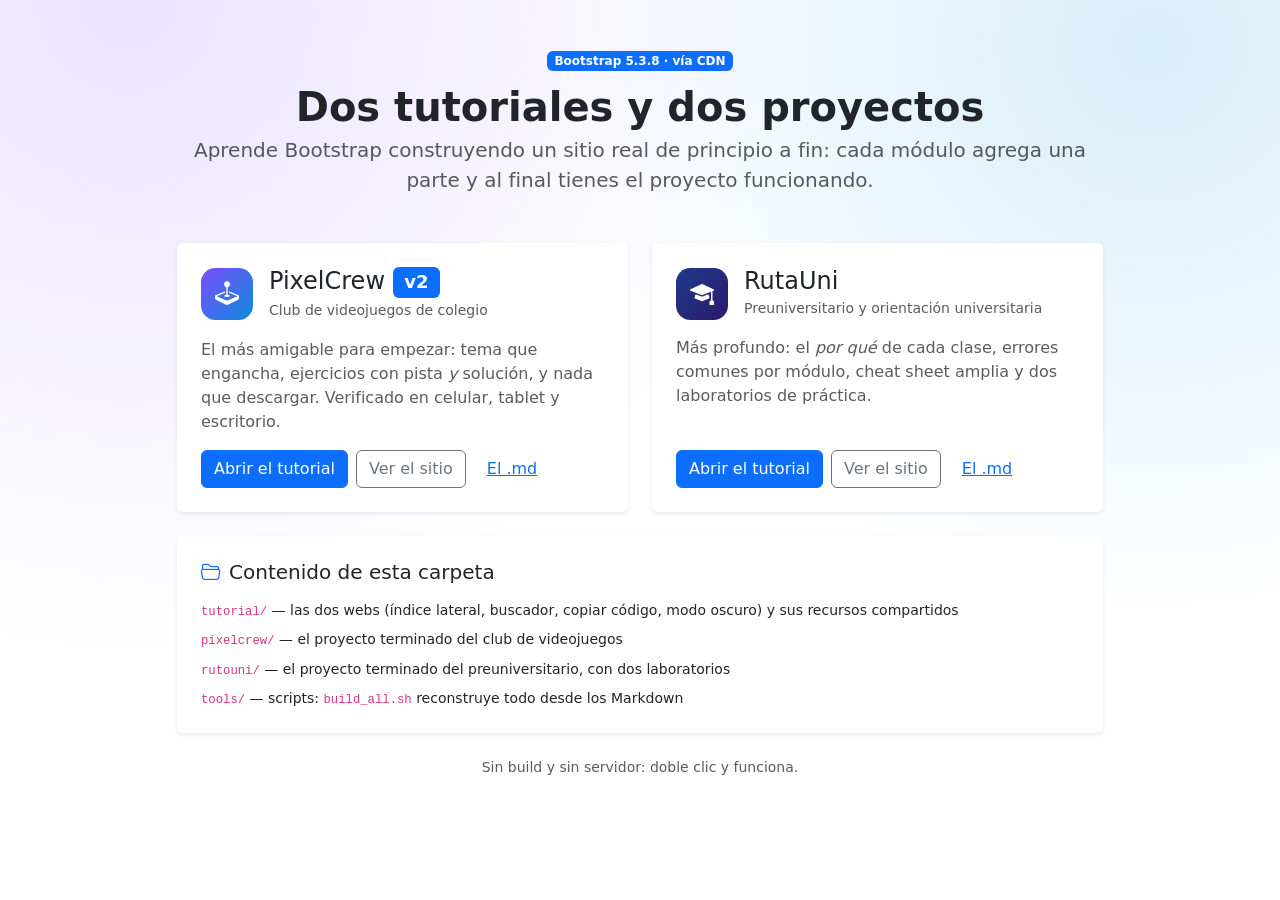
<file: index.html>
<!DOCTYPE html>
<html lang="es" data-bs-theme="light">
<head>
<meta charset="UTF-8">
<meta name="viewport" content="width=device-width, initial-scale=1">
<title>Bootstrap 5.3.8 · tutoriales y proyectos</title>
<meta name="description" content="Dos tutoriales en español de Bootstrap 5.3.8 con sus proyectos completos: PixelCrew (club de videojuegos) y RutaUni (preuniversitario).">
<meta name="theme-color" content="#7c4dff">
<link rel="icon" href="data:image/svg+xml,<svg xmlns=%22http://www.w3.org/2000/svg%22 viewBox=%220 0 100 100%22><text y=%22.9em%22 font-size=%2290%22>&#128640;</text></svg>">

<link rel="stylesheet" href="https://cdn.jsdelivr.net/npm/bootstrap@5.3.8/dist/css/bootstrap.min.css">
<link rel="stylesheet" href="https://cdn.jsdelivr.net/npm/bootstrap-icons@1.11.3/font/bootstrap-icons.min.css">
<style>
    body {
        background:
            radial-gradient(circle at 10% 0%, rgba(124, 77, 255, .16), transparent 45%),
            radial-gradient(circle at 90% 5%, rgba(13, 139, 217, .16), transparent 40%),
            var(--bs-body-bg);
        min-height: 100vh;
    }

    .tarjeta {
        height: 100%;
        transition: transform .2s ease, box-shadow .2s ease, border-color .2s ease;
    }

    .tarjeta:hover,
    .tarjeta:focus-within {
        transform: translateY(-4px);
        box-shadow: 0 1.25rem 2.5rem rgba(0, 0, 0, .14);
    }

    .insignia {
        display: grid;
        place-items: center;
        width: 3.25rem;
        height: 3.25rem;
        border-radius: .9rem;
        font-size: 1.5rem;
        color: #fff;
    }

    .recomendado { border: 2px solid var(--bs-primary); }
    code.ruta { font-size: .8rem; }
</style>
</head>
<body>

<main class="container py-5">

    <div class="row justify-content-center">
        <div class="col-12 col-lg-10">

            <header class="text-center mb-5">
                <span class="badge text-bg-primary mb-3">Bootstrap 5.3.8 · vía CDN</span>
                <h1 class="display-6 fw-bold lh-1">Dos tutoriales y dos proyectos</h1>
                <p class="lead text-body-secondary mb-0">
                    Aprende Bootstrap construyendo un sitio real de principio a fin:
                    cada módulo agrega una parte y al final tienes el proyecto funcionando.
                </p>
            </header>

            <div class="row g-4">

                <div class="col-12 col-lg-6 d-flex">
                    <article class="card tarjeta shadow-sm border-0 recomendado">
                        <div class="card-body p-4 d-flex flex-column">
                            <div class="d-flex align-items-center gap-3 mb-3">
                                <span class="insignia" style="background:linear-gradient(135deg,#7c4dff,#0d8bd9)">
                                    <i class="bi bi-joystick"></i>
                                </span>
                                <div>
                                    <h2 class="h4 mb-0">PixelCrew <span class="badge text-bg-primary align-middle">v2</span></h2>
                                    <small class="text-body-secondary">Club de videojuegos de colegio</small>
                                </div>
                            </div>
                            <p class="text-body-secondary flex-grow-1">
                                El más amigable para empezar: tema que engancha, ejercicios con
                                pista <em>y</em> solución, y nada que descargar. Verificado en
                                celular, tablet y escritorio.
                            </p>
                            <div class="d-flex flex-wrap gap-2 mt-auto">
                                <a href="tutorial/pixelcrew/index.html" class="btn btn-primary">
                                    Abrir el tutorial
                                </a>
                                <a href="pixelcrew/index.html" class="btn btn-outline-secondary">Ver el sitio</a>
                                <a href="tutorial-bootstrap-5.3.8-pixelcrew-v2.md" class="btn btn-link">El .md</a>
                            </div>
                        </div>
                    </article>
                </div>

                <div class="col-12 col-lg-6 d-flex">
                    <article class="card tarjeta shadow-sm border-0">
                        <div class="card-body p-4 d-flex flex-column">
                            <div class="d-flex align-items-center gap-3 mb-3">
                                <span class="insignia" style="background:linear-gradient(135deg,#1f3a8a,#2b1a6b)">
                                    <i class="bi bi-mortarboard-fill"></i>
                                </span>
                                <div>
                                    <h2 class="h4 mb-0">RutaUni</h2>
                                    <small class="text-body-secondary">Preuniversitario y orientación universitaria</small>
                                </div>
                            </div>
                            <p class="text-body-secondary flex-grow-1">
                                Más profundo: el <em>por qué</em> de cada clase, errores comunes por
                                módulo, cheat sheet amplia y dos laboratorios de práctica.
                            </p>
                            <div class="d-flex flex-wrap gap-2 mt-auto">
                                <a href="tutorial/rutauni/index.html" class="btn btn-primary">
                                    Abrir el tutorial
                                </a>
                                <a href="rutouni/index.html" class="btn btn-outline-secondary">Ver el sitio</a>
                                <a href="BOOTSTRAP-5.3.8-TUTORIAL.md" class="btn btn-link">El .md</a>
                            </div>
                        </div>
                    </article>
                </div>

            </div>

            <div class="card shadow-sm border-0 mt-4">
                <div class="card-body p-4">
                    <h2 class="h5 mb-3"><i class="bi bi-folder2-open me-2 text-primary"></i>Contenido de esta carpeta</h2>
                    <ul class="list-unstyled d-grid gap-2 mb-0 small">
                        <li><code>tutorial/</code> — las dos webs (índice lateral, buscador, copiar código, modo oscuro) y sus recursos compartidos</li>
                        <li><code>pixelcrew/</code> — el proyecto terminado del club de videojuegos</li>
                        <li><code>rutouni/</code> — el proyecto terminado del preuniversitario, con dos laboratorios</li>
                        <li><code>tools/</code> — scripts: <code>build_all.sh</code> reconstruye todo desde los Markdown</li>
                    </ul>
                </div>
            </div>

            <p class="text-center text-body-secondary small mt-4 mb-0">
                Sin build y sin servidor: doble clic y funciona.
            </p>

        </div>
    </div>

</main>

</body>
</html>
</file>
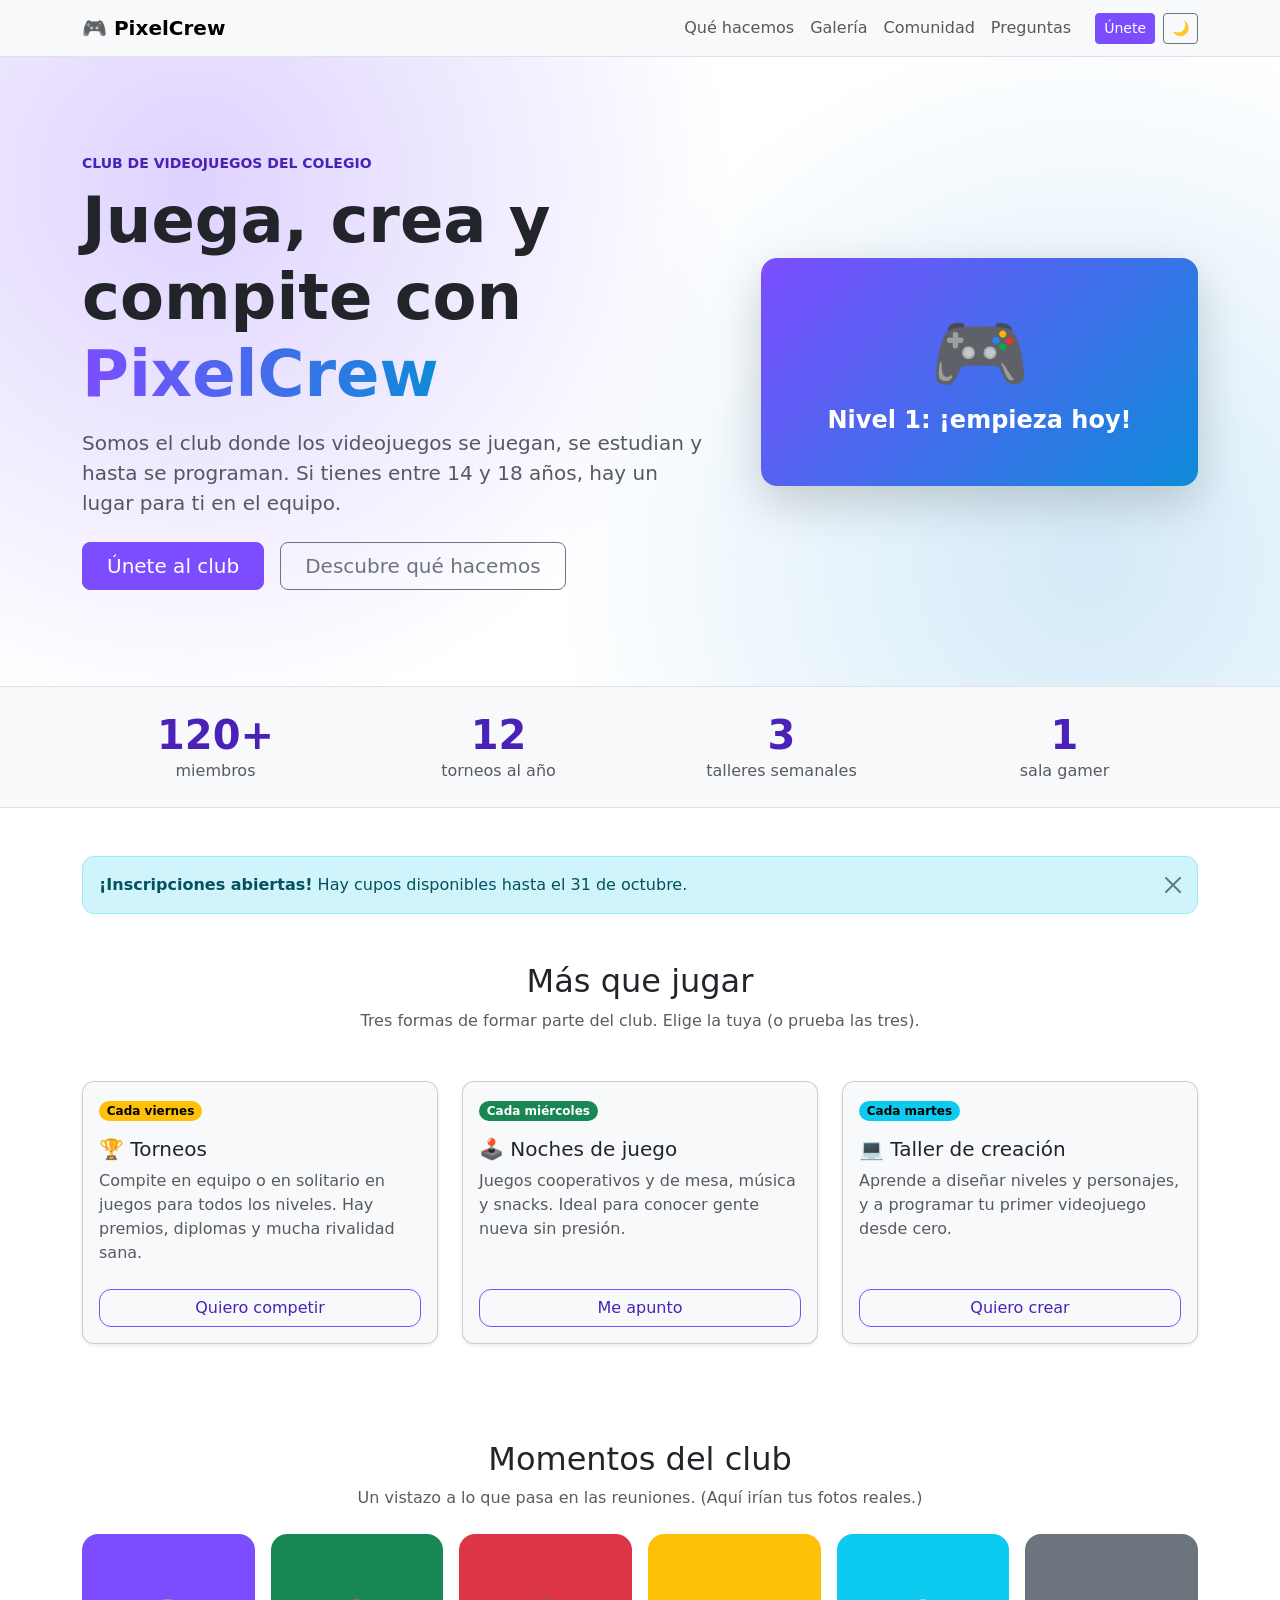
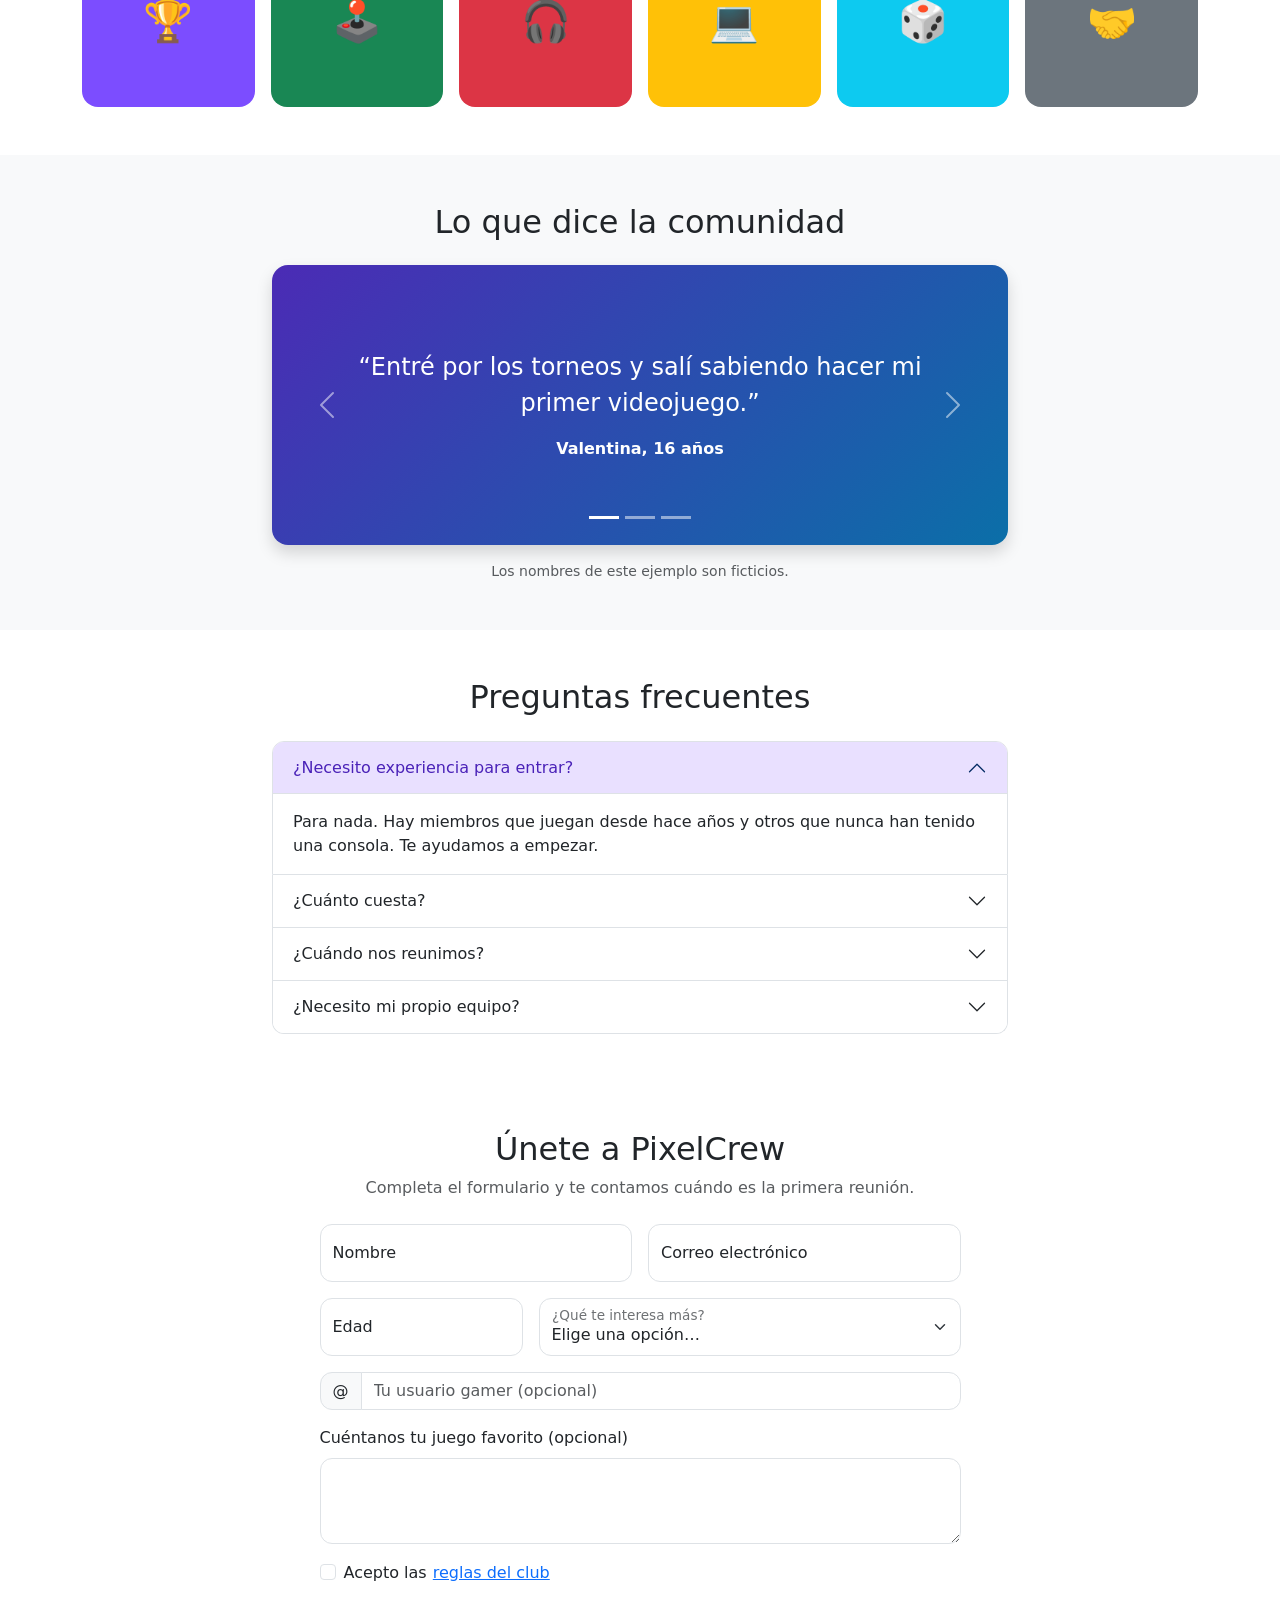
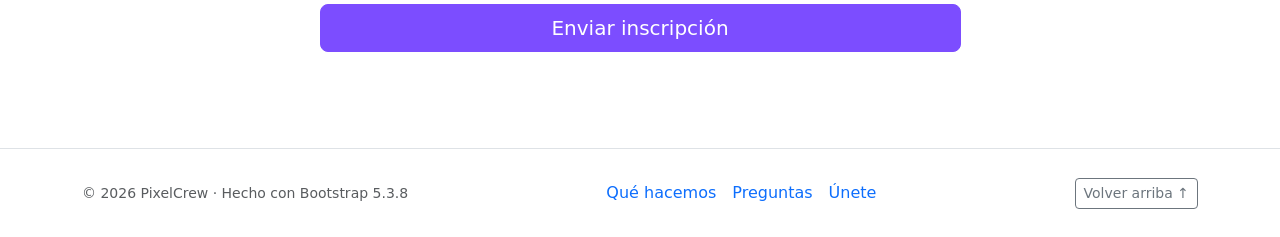
<file: pixelcrew/index.html>
<!DOCTYPE html>
<html lang="es" data-bs-theme="light">
<head>
  <meta charset="UTF-8">
  <meta name="viewport" content="width=device-width, initial-scale=1">
  <meta name="description" content="PixelCrew: el club de videojuegos de tu colegio. Torneos, noches de juego y talleres.">
  <title>PixelCrew | Club de videojuegos</title>

  <!-- Aplica el tema ANTES de que se vea la página (evita el parpadeo).
       Va primero en el <head> a propósito; en un sitio real se le llama
       "anti-flash" y casi siempre se escribe en una sola línea. -->
  <script>
    (function () {
      try {
        var guardado = localStorage.getItem('pc-tema');
        var oscuroDelSistema = window.matchMedia('(prefers-color-scheme: dark)').matches;
        document.documentElement.setAttribute('data-bs-theme', guardado || (oscuroDelSistema ? 'dark' : 'light'));
      } catch (error) {
        document.documentElement.setAttribute('data-bs-theme', 'light');
      }
    })();
  </script>

  <!-- Bootstrap 5.3.8 (CSS) -->
  <link href="https://cdn.jsdelivr.net/npm/bootstrap@5.3.8/dist/css/bootstrap.min.css" rel="stylesheet" integrity="sha384-sRIl4kxILFvY47J16cr9ZwB07vP4J8+LH7qKQnuqkuIAvNWLzeN8tE5YBujZqJLB" crossorigin="anonymous">

  <!-- Tu CSS (siempre DESPUÉS de Bootstrap) -->
  <link rel="stylesheet" href="css/style.css">

    <!-- Favicon SVG en línea (sin archivos extra) -->
    <link rel="icon" href="data:image/svg+xml,<svg xmlns=%22http://www.w3.org/2000/svg%22 viewBox=%220 0 100 100%22><text y=%22.9em%22 font-size=%2290%22>🧭</text></svg>">
</head>
<body>
  <!-- NAVBAR -->
  <a class="visually-hidden-focusable" href="#contenido">Saltar al contenido</a>

  <header>
    <nav class="navbar navbar-expand-lg bg-body-tertiary border-bottom sticky-top" aria-label="Navegación principal">
      <div class="container">
        <a class="navbar-brand fw-bold" href="#inicio">🎮 PixelCrew</a>

        <button class="navbar-toggler" type="button" data-bs-toggle="collapse" data-bs-target="#menuPrincipal" aria-controls="menuPrincipal" aria-expanded="false" aria-label="Abrir o cerrar el menú">
          <span class="navbar-toggler-icon"></span>
        </button>

        <div class="collapse navbar-collapse" id="menuPrincipal">
          <ul class="navbar-nav ms-auto mb-2 mb-lg-0 align-items-lg-center">
            <li class="nav-item"><a class="nav-link" href="#juegos">Qué hacemos</a></li>
            <li class="nav-item"><a class="nav-link" href="#galeria">Galería</a></li>
            <li class="nav-item"><a class="nav-link" href="#testimonios">Comunidad</a></li>
            <li class="nav-item"><a class="nav-link" href="#faq">Preguntas</a></li>
            <li class="nav-item ms-lg-3 my-2 my-lg-0"><a class="btn btn-primary btn-sm" href="#unete">Únete</a></li>
            <li class="nav-item ms-lg-2 mb-2 mb-lg-0">
              <button id="themeToggle" class="btn btn-outline-secondary btn-sm" type="button" aria-label="Cambiar entre modo claro y modo oscuro">
                <span id="themeIcon" aria-hidden="true">☀️</span>
              </button>
            </li>
          </ul>
        </div>
      </div>
    </nav>
  </header>

  <main id="contenido">
    <!-- HERO -->
    <section id="inicio" class="hero py-5">
      <div class="container py-lg-5">
        <div class="row align-items-center g-4 g-lg-5">

          <div class="col-lg-7">
            <p class="text-uppercase fw-semibold text-primary-emphasis small mb-2">Club de videojuegos del colegio</p>
            <h1 class="display-3 fw-bold mb-3">Juega, crea y compite con <span class="text-gradient">PixelCrew</span></h1>
            <p class="lead text-body-secondary mb-4">
              Somos el club donde los videojuegos se juegan, se estudian y hasta se programan.
              Si tienes entre 14 y 18 años, hay un lugar para ti en el equipo.
            </p>
            <div class="d-flex flex-column flex-sm-row gap-3">
              <a href="#unete" class="btn btn-primary btn-lg px-4">Únete al club</a>
              <a href="#juegos" class="btn btn-outline-secondary btn-lg px-4">Descubre qué hacemos</a>
            </div>
          </div>

          <div class="col-lg-5 d-none d-lg-block">
            <div class="hero-card rounded-4 shadow-lg p-5 text-center text-white" aria-hidden="true">
              <div class="display-1">🎮</div>
              <p class="fs-4 fw-semibold mb-0">Nivel 1: ¡empieza hoy!</p>
            </div>
          </div>

        </div>
      </div>
    </section>
    <!-- ESTADÍSTICAS -->
    <section class="py-4 border-top border-bottom bg-body-tertiary" aria-label="El club en números">
      <div class="container">
        <div class="row g-3 text-center">
          <div class="col-6 col-md-3">
            <p class="display-6 fw-bold text-primary-emphasis mb-0">120+</p>
            <p class="text-body-secondary mb-0">miembros</p>
          </div>
          <div class="col-6 col-md-3">
            <p class="display-6 fw-bold text-primary-emphasis mb-0">12</p>
            <p class="text-body-secondary mb-0">torneos al año</p>
          </div>
          <div class="col-6 col-md-3">
            <p class="display-6 fw-bold text-primary-emphasis mb-0">3</p>
            <p class="text-body-secondary mb-0">talleres semanales</p>
          </div>
          <div class="col-6 col-md-3">
            <p class="display-6 fw-bold text-primary-emphasis mb-0">1</p>
            <p class="text-body-secondary mb-0">sala gamer</p>
          </div>
        </div>
      </div>
    </section>
    <!-- QUÉ HACEMOS -->
    <section id="juegos" class="py-5">
      <div class="container">

        <div class="alert alert-info alert-dismissible fade show" role="alert">
          <strong>¡Inscripciones abiertas!</strong> Hay cupos disponibles hasta el 31 de octubre.
          <button type="button" class="btn-close" data-bs-dismiss="alert" aria-label="Cerrar aviso"></button>
        </div>

        <div class="row justify-content-center my-5">
          <div class="col-lg-7 text-center">
            <h2 class="mb-2">Más que jugar</h2>
            <p class="text-body-secondary mb-0">Tres formas de formar parte del club. Elige la tuya (o prueba las tres).</p>
          </div>
        </div>

        <div class="row row-cols-1 row-cols-md-3 g-4">

          <div class="col">
            <div class="card h-100 card-hover shadow-sm">
              <div class="card-body">
                <span class="badge text-bg-warning mb-3">Cada viernes</span>
                <h3 class="card-title h5">🏆 Torneos</h3>
                <p class="card-text text-body-secondary">Compite en equipo o en solitario en juegos para todos los niveles. Hay premios, diplomas y mucha rivalidad sana.</p>
              </div>
              <div class="card-footer bg-transparent border-0 pb-3">
                <a href="#unete" class="btn btn-outline-primary w-100">Quiero competir</a>
              </div>
            </div>
          </div>

          <div class="col">
            <div class="card h-100 card-hover shadow-sm">
              <div class="card-body">
                <span class="badge text-bg-success mb-3">Cada miércoles</span>
                <h3 class="card-title h5">🕹️ Noches de juego</h3>
                <p class="card-text text-body-secondary">Juegos cooperativos y de mesa, música y snacks. Ideal para conocer gente nueva sin presión.</p>
              </div>
              <div class="card-footer bg-transparent border-0 pb-3">
                <a href="#unete" class="btn btn-outline-primary w-100">Me apunto</a>
              </div>
            </div>
          </div>

          <div class="col">
            <div class="card h-100 card-hover shadow-sm">
              <div class="card-body">
                <span class="badge text-bg-info mb-3">Cada martes</span>
                <h3 class="card-title h5">💻 Taller de creación</h3>
                <p class="card-text text-body-secondary">Aprende a diseñar niveles y personajes, y a programar tu primer videojuego desde cero.</p>
              </div>
              <div class="card-footer bg-transparent border-0 pb-3">
                <a href="#unete" class="btn btn-outline-primary w-100">Quiero crear</a>
              </div>
            </div>
          </div>

        </div>
      </div>
    </section>
    <!-- GALERÍA -->
    <section id="galeria" class="py-5">
      <div class="container">
        <h2 class="text-center mb-2">Momentos del club</h2>
        <p class="text-center text-body-secondary mb-4">Un vistazo a lo que pasa en las reuniones. (Aquí irían tus fotos reales.)</p>

        <div class="row row-cols-2 row-cols-md-3 row-cols-lg-6 g-3">
          <div class="col">
            <div class="ratio ratio-1x1">
              <div class="rounded-4 bg-primary d-flex align-items-center justify-content-center fs-1" role="img" aria-label="Ilustración de un trofeo">🏆</div>
            </div>
          </div>
          <div class="col">
            <div class="ratio ratio-1x1">
              <div class="rounded-4 bg-success d-flex align-items-center justify-content-center fs-1" role="img" aria-label="Ilustración de un joystick">🕹️</div>
            </div>
          </div>
          <div class="col">
            <div class="ratio ratio-1x1">
              <div class="rounded-4 bg-danger d-flex align-items-center justify-content-center fs-1" role="img" aria-label="Ilustración de unos audífonos">🎧</div>
            </div>
          </div>
          <div class="col">
            <div class="ratio ratio-1x1">
              <div class="rounded-4 bg-warning d-flex align-items-center justify-content-center fs-1" role="img" aria-label="Ilustración de un computador">💻</div>
            </div>
          </div>
          <div class="col">
            <div class="ratio ratio-1x1">
              <div class="rounded-4 bg-info d-flex align-items-center justify-content-center fs-1" role="img" aria-label="Ilustración de un dado">🎲</div>
            </div>
          </div>
          <div class="col">
            <div class="ratio ratio-1x1">
              <div class="rounded-4 bg-secondary d-flex align-items-center justify-content-center fs-1" role="img" aria-label="Ilustración de un apretón de manos">🤝</div>
            </div>
          </div>
        </div>
      </div>
    </section>
    <!-- COMUNIDAD -->
    <section id="testimonios" class="py-5 bg-body-tertiary">
      <div class="container">
        <h2 class="text-center mb-4">Lo que dice la comunidad</h2>

        <div class="row justify-content-center">
          <div class="col-lg-8">

            <div id="carruselComunidad" class="carousel slide" aria-label="Testimonios de miembros del club">

              <div class="carousel-indicators">
                <button type="button" data-bs-target="#carruselComunidad" data-bs-slide-to="0" class="active" aria-current="true" aria-label="Testimonio 1"></button>
                <button type="button" data-bs-target="#carruselComunidad" data-bs-slide-to="1" aria-label="Testimonio 2"></button>
                <button type="button" data-bs-target="#carruselComunidad" data-bs-slide-to="2" aria-label="Testimonio 3"></button>
              </div>

              <div class="carousel-inner rounded-4 shadow">
                <div class="carousel-item active">
                  <figure class="testimonio text-white text-center px-5 py-5 mb-0 d-flex flex-column justify-content-center">
                    <blockquote class="fs-4 mb-3">“Entré por los torneos y salí sabiendo hacer mi primer videojuego.”</blockquote>
                    <figcaption class="fw-semibold">Valentina, 16 años</figcaption>
                  </figure>
                </div>
                <div class="carousel-item">
                  <figure class="testimonio text-white text-center px-5 py-5 mb-0 d-flex flex-column justify-content-center">
                    <blockquote class="fs-4 mb-3">“Aquí conocí a mis mejores amigos. Jugar en equipo es otro nivel.”</blockquote>
                    <figcaption class="fw-semibold">Santiago, 17 años</figcaption>
                  </figure>
                </div>
                <div class="carousel-item">
                  <figure class="testimonio text-white text-center px-5 py-5 mb-0 d-flex flex-column justify-content-center">
                    <blockquote class="fs-4 mb-3">“Pensé que era solo jugar, pero también aprendí a organizar eventos.”</blockquote>
                    <figcaption class="fw-semibold">Camila, 15 años</figcaption>
                  </figure>
                </div>
              </div>

              <button class="carousel-control-prev" type="button" data-bs-target="#carruselComunidad" data-bs-slide="prev">
                <span class="carousel-control-prev-icon" aria-hidden="true"></span>
                <span class="visually-hidden">Anterior</span>
              </button>
              <button class="carousel-control-next" type="button" data-bs-target="#carruselComunidad" data-bs-slide="next">
                <span class="carousel-control-next-icon" aria-hidden="true"></span>
                <span class="visually-hidden">Siguiente</span>
              </button>

            </div>

            <p class="text-center text-body-secondary small mt-3 mb-0">Los nombres de este ejemplo son ficticios.</p>
          </div>
        </div>
      </div>
    </section>
    <!-- PREGUNTAS -->
    <section id="faq" class="py-5">
      <div class="container">
        <div class="row justify-content-center">
          <div class="col-lg-8">
            <h2 class="text-center mb-4">Preguntas frecuentes</h2>

            <div class="accordion" id="acordeonFaq">
              <div class="accordion-item">
                <h3 class="accordion-header">
                  <button class="accordion-button" type="button" data-bs-toggle="collapse" data-bs-target="#faq1" aria-expanded="true" aria-controls="faq1">
                    ¿Necesito experiencia para entrar?
                  </button>
                </h3>
                <div id="faq1" class="accordion-collapse collapse show" data-bs-parent="#acordeonFaq">
                  <div class="accordion-body">Para nada. Hay miembros que juegan desde hace años y otros que nunca han tenido una consola. Te ayudamos a empezar.</div>
                </div>
              </div>
              <div class="accordion-item">
                <h3 class="accordion-header">
                  <button class="accordion-button collapsed" type="button" data-bs-toggle="collapse" data-bs-target="#faq2" aria-expanded="false" aria-controls="faq2">
                    ¿Cuánto cuesta?
                  </button>
                </h3>
                <div id="faq2" class="accordion-collapse collapse" data-bs-parent="#acordeonFaq">
                  <div class="accordion-body">Unirte es gratis. Solo pedimos que cuides el material y participes en las actividades.</div>
                </div>
              </div>
              <div class="accordion-item">
                <h3 class="accordion-header">
                  <button class="accordion-button collapsed" type="button" data-bs-toggle="collapse" data-bs-target="#faq3" aria-expanded="false" aria-controls="faq3">
                    ¿Cuándo nos reunimos?
                  </button>
                </h3>
                <div id="faq3" class="accordion-collapse collapse" data-bs-parent="#acordeonFaq">
                  <div class="accordion-body">Los martes, miércoles y viernes después de clases. Te enviamos el calendario completo cuando te inscribas.</div>
                </div>
              </div>
              <div class="accordion-item">
                <h3 class="accordion-header">
                  <button class="accordion-button collapsed" type="button" data-bs-toggle="collapse" data-bs-target="#faq4" aria-expanded="false" aria-controls="faq4">
                    ¿Necesito mi propio equipo?
                  </button>
                </h3>
                <div id="faq4" class="accordion-collapse collapse" data-bs-parent="#acordeonFaq">
                  <div class="accordion-body">No. El club tiene consolas, computadores y mandos para todos. Si quieres traer el tuyo, ¡bienvenido!</div>
                </div>
              </div>
            </div>

          </div>
        </div>
      </div>
    </section>
    <!-- ÚNETE -->
    <section id="unete" class="py-5">
      <div class="container">
        <div class="row justify-content-center">
          <div class="col-lg-7">

            <h2 class="text-center mb-2">Únete a PixelCrew</h2>
            <p class="text-center text-body-secondary mb-4">Completa el formulario y te contamos cuándo es la primera reunión.</p>

            <div id="exito" class="alert alert-success d-none" role="status" tabindex="-1">
              🎉 ¡Listo! Recibimos tu inscripción. Nos vemos en el siguiente nivel.
            </div>

            <form id="formUnete" class="row g-3" novalidate>

              <div class="col-md-6">
                <div class="form-floating">
                  <input type="text" class="form-control" id="nombre" placeholder="Tu nombre" required minlength="2" autocomplete="given-name">
                  <label for="nombre">Nombre</label>
                  <div class="invalid-feedback">Escribe tu nombre (mínimo 2 letras).</div>
                </div>
              </div>

              <div class="col-md-6">
                <div class="form-floating">
                  <input type="email" class="form-control" id="correo" placeholder="tucorreo@ejemplo.com" required autocomplete="email">
                  <label for="correo">Correo electrónico</label>
                  <div class="invalid-feedback">Escribe un correo válido, por ejemplo nombre@correo.com.</div>
                </div>
              </div>

              <div class="col-md-4">
                <div class="form-floating">
                  <input type="number" class="form-control" id="edad" placeholder="16" required min="13" max="18">
                  <label for="edad">Edad</label>
                  <div class="invalid-feedback">El club es para edades entre 13 y 18 años.</div>
                </div>
              </div>

              <div class="col-md-8">
                <div class="form-floating">
                  <select class="form-select" id="interes" required>
                    <option value="" selected disabled>Elige una opción…</option>
                    <option>Torneos</option>
                    <option>Noches de juego</option>
                    <option>Taller de creación</option>
                    <option>Todo lo anterior</option>
                  </select>
                  <label for="interes">¿Qué te interesa más?</label>
                  <div class="invalid-feedback">Elige una opción de la lista.</div>
                </div>
              </div>

              <div class="col-12">
                <div class="input-group">
                  <span class="input-group-text" id="arroba">@</span>
                  <input type="text" class="form-control" id="usuario" placeholder="Tu usuario gamer (opcional)" aria-label="Tu usuario gamer (opcional)" aria-describedby="arroba">
                </div>
              </div>

              <div class="col-12">
                <label for="mensaje" class="form-label">Cuéntanos tu juego favorito (opcional)</label>
                <textarea class="form-control" id="mensaje" rows="3"></textarea>
              </div>

              <div class="col-12">
                <div class="form-check">
                  <input class="form-check-input" type="checkbox" id="reglas" required>
                  <label class="form-check-label" for="reglas">
                    Acepto las
                    <button type="button" class="btn btn-link p-0 align-baseline" data-bs-toggle="modal" data-bs-target="#modalReglas">reglas del club</button>
                  </label>
                  <div class="invalid-feedback">Debes aceptar las reglas para inscribirte.</div>
                </div>
              </div>

              <div class="col-12 d-grid">
                <button class="btn btn-primary btn-lg" type="submit">Enviar inscripción</button>
              </div>

            </form>
          </div>
        </div>
      </div>
    </section>
  </main>

  <!-- FOOTER -->
  <footer class="border-top py-4 mt-5">
    <div class="container d-flex flex-column flex-md-row justify-content-between align-items-center gap-3">
      <p class="mb-0 text-body-secondary small">© 2026 PixelCrew · Hecho con Bootstrap 5.3.8</p>

      <ul class="nav">
        <li class="nav-item"><a class="nav-link px-2" href="#juegos">Qué hacemos</a></li>
        <li class="nav-item"><a class="nav-link px-2" href="#faq">Preguntas</a></li>
        <li class="nav-item"><a class="nav-link px-2" href="#unete">Únete</a></li>
      </ul>

      <a href="#inicio" class="btn btn-outline-secondary btn-sm">Volver arriba ↑</a>
    </div>
  </footer>

  <!-- MODAL -->
  <div class="modal fade" id="modalReglas" tabindex="-1" aria-labelledby="tituloReglas" aria-hidden="true">
    <div class="modal-dialog modal-dialog-centered modal-dialog-scrollable">
      <div class="modal-content">

        <div class="modal-header">
          <h2 class="modal-title fs-5" id="tituloReglas">📜 Reglas de PixelCrew</h2>
          <button type="button" class="btn-close" data-bs-dismiss="modal" aria-label="Cerrar"></button>
        </div>

        <div class="modal-body">
          <ol class="mb-0">
            <li class="mb-2"><strong>Respeto ante todo.</strong> Nada de insultos ni burlas, ni dentro ni fuera del juego.</li>
            <li class="mb-2"><strong>Juego limpio.</strong> Sin trampas, hacks ni cuentas prestadas en los torneos.</li>
            <li class="mb-2"><strong>Equilibrio.</strong> Las tareas del colegio van primero; el club puede esperar.</li>
            <li class="mb-2"><strong>Cuidamos el material.</strong> Consolas, mandos y equipos son de todos.</li>
            <li class="mb-2"><strong>Contenido apto.</strong> Los juegos deben ser adecuados para la edad de todos.</li>
            <li><strong>Si algo te incomoda</strong>, avísale a una persona responsable del club. Siempre te vamos a escuchar.</li>
          </ol>
        </div>

        <div class="modal-footer">
          <button type="button" class="btn btn-primary" data-bs-dismiss="modal">Entendido</button>
        </div>

      </div>
    </div>
  </div>

  <!-- Bootstrap 5.3.8 (JS con Popper incluido) -->
  <script src="https://cdn.jsdelivr.net/npm/bootstrap@5.3.8/dist/js/bootstrap.bundle.min.js" integrity="sha384-FKyoEForCGlyvwx9Hj09JcYn3nv7wiPVlz7YYwJrWVcXK/BmnVDxM+D2scQbITxI" crossorigin="anonymous"></script>

  <!-- Tu JavaScript (después de Bootstrap) -->
  <script src="js/main.js"></script>
</body>
</html>
</file>
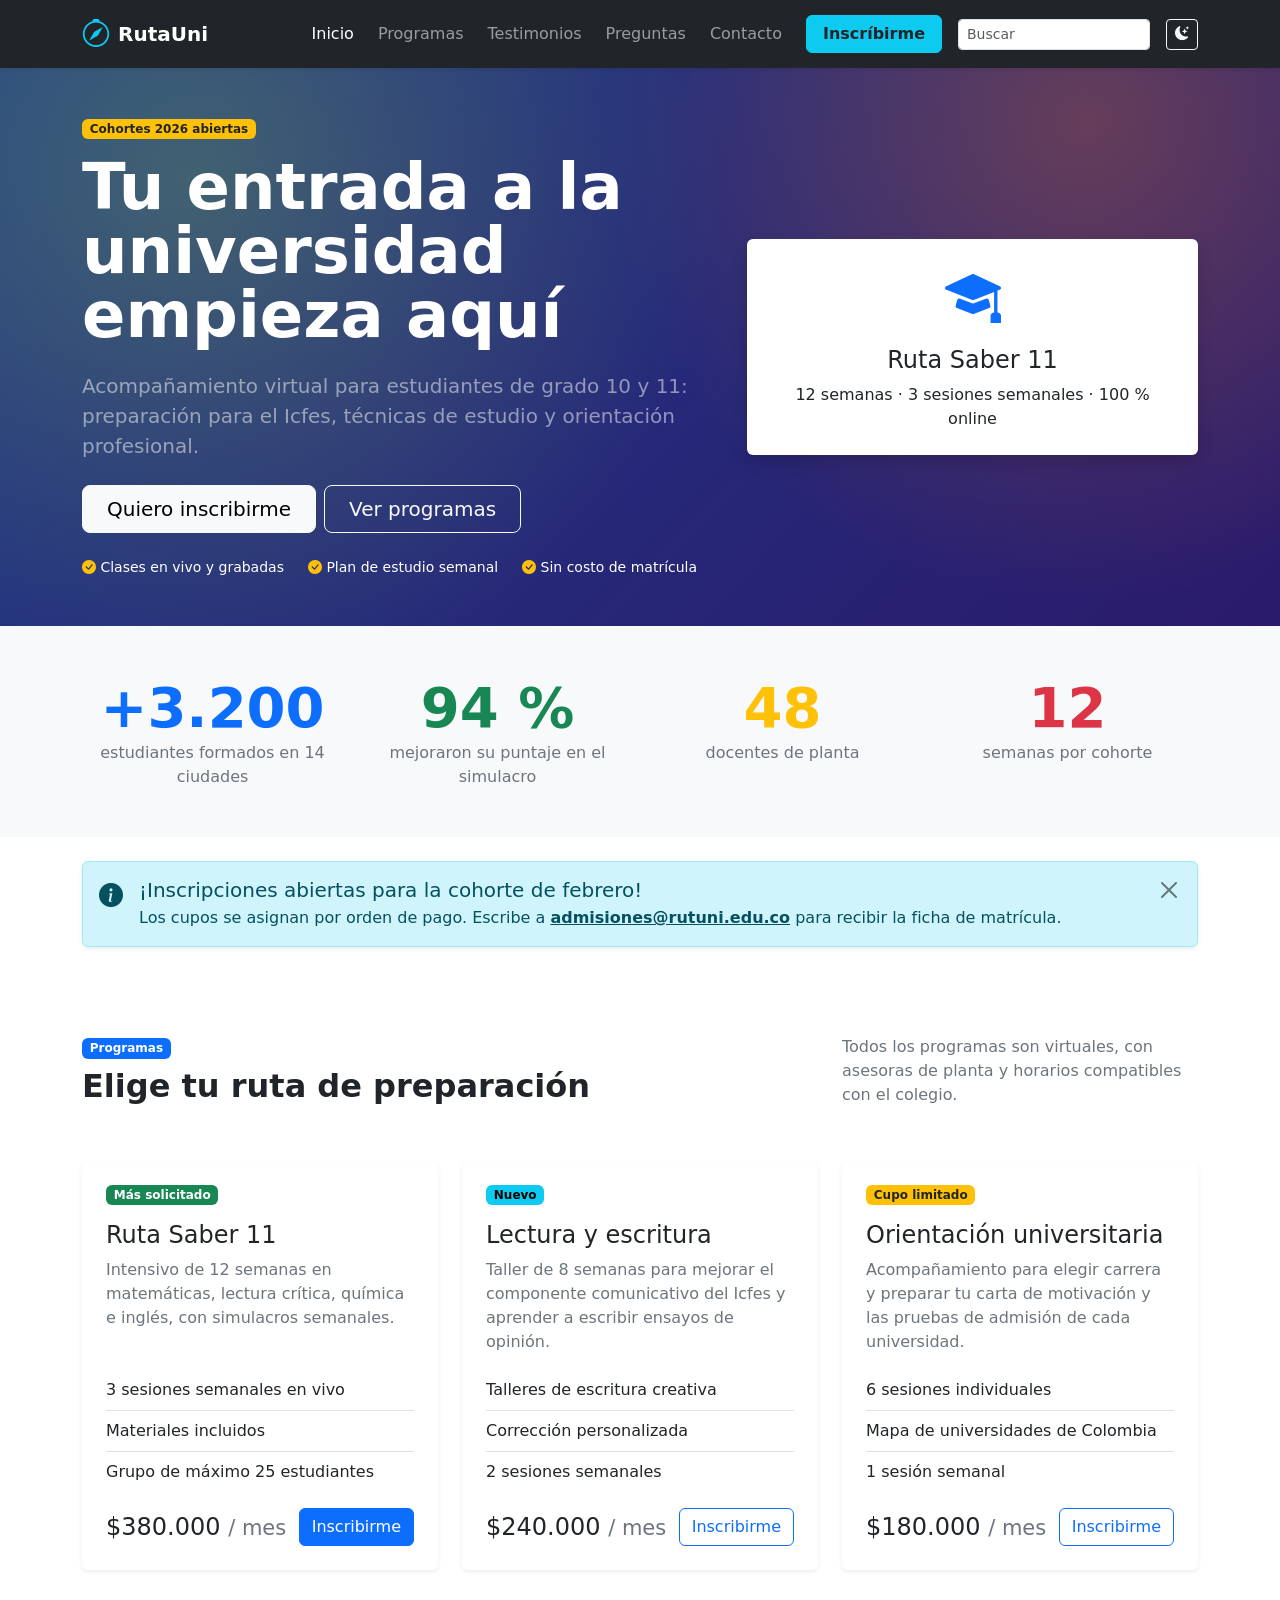
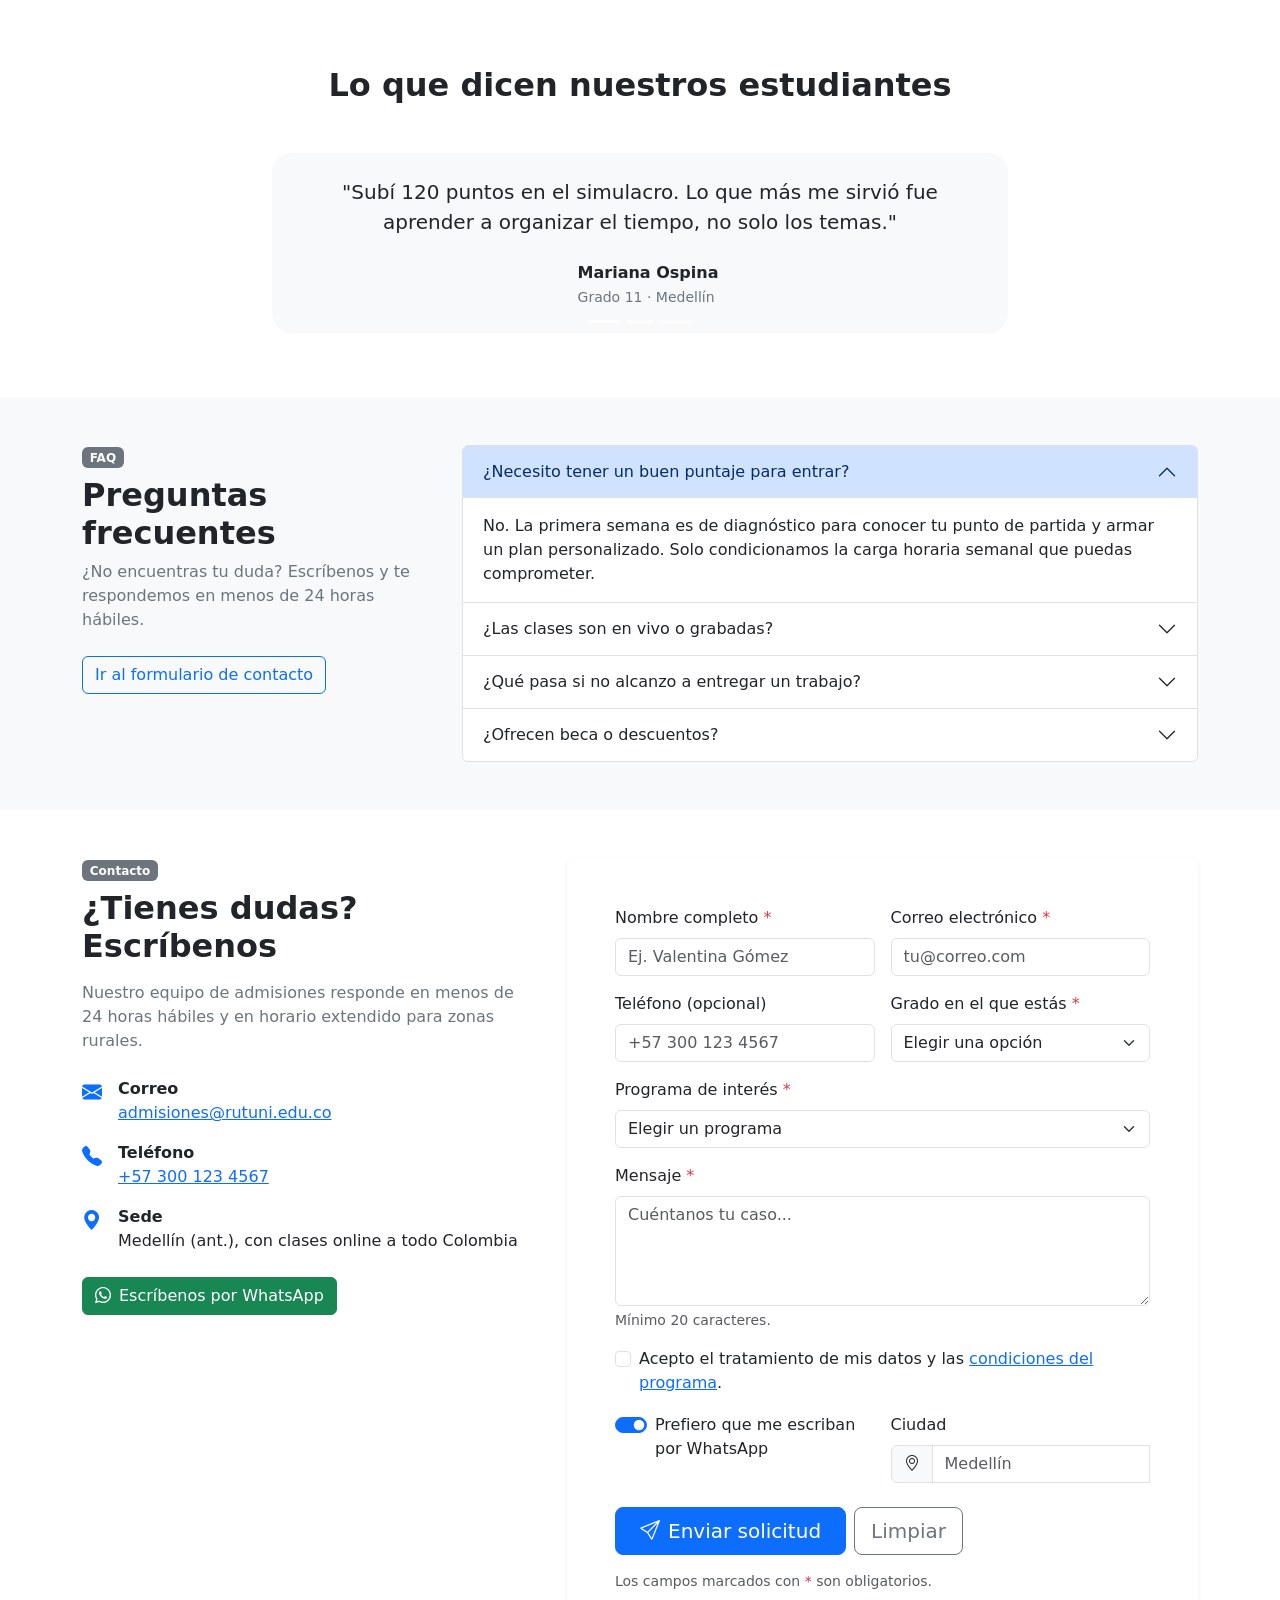
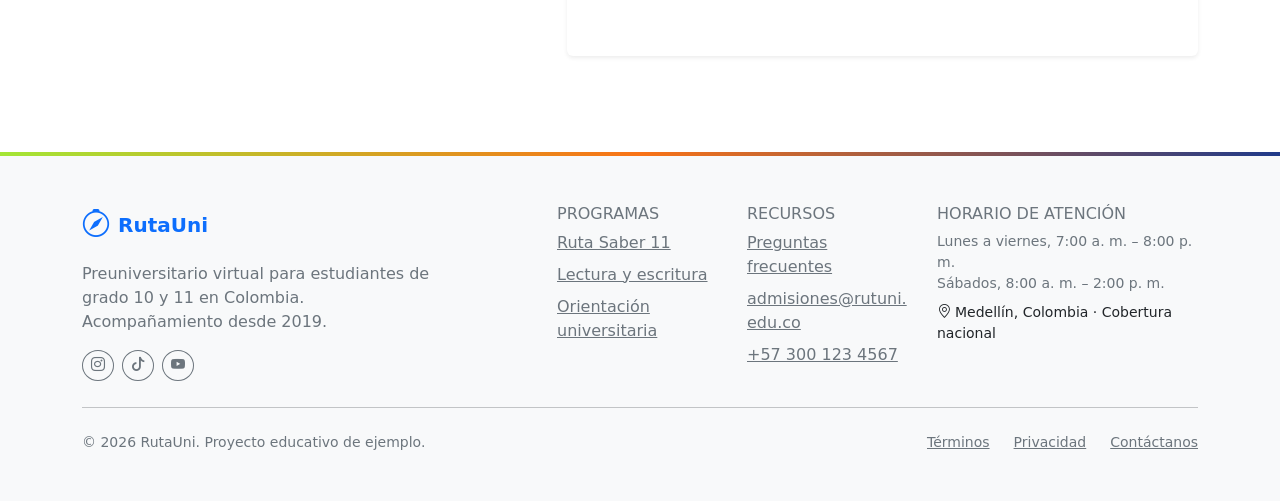
<file: rutouni/index.html>
<!DOCTYPE html>
<html lang="es" data-bs-theme="light">
<head>
    <meta charset="UTF-8">
    <meta name="viewport" content="width=device-width, initial-scale=1">
    <meta name="description" content="RutaUni: preuniversitario virtual para estudiantes de grado 10 y 11 en Colombia. Acompañamiento para el Icfes y el ingreso a la universidad.">
    <meta name="author" content="Proyecto educativo de ejemplo">
    <meta name="theme-color" content="#1f3a8a">
    <meta property="og:type" content="website">
    <meta property="og:title" content="RutaUni · Acompáñamos tu entrada a la universidad">
    <meta property="og:description" content="Preuniversitario virtual para estudiantes de grado 10 y 11 en Colombia.">
    <title>RutaUni · Acompáñamos tu entrada a la universidad</title>

    <!-- Bootstrap 5.3.8 · CSS -->
    <link rel="stylesheet"
          href="https://cdn.jsdelivr.net/npm/bootstrap@5.3.8/dist/css/bootstrap.min.css">
    <link rel="stylesheet"
          href="https://cdn.jsdelivr.net/npm/bootstrap-icons@1.11.3/font/bootstrap-icons.min.css">
    <script src="https://cdn.jsdelivr.net/npm/bootstrap@5.3.8/dist/js/bootstrap.bundle.min.js"></script>

    <!-- Evita el destello de tema claro antes de aplicar el guardado -->
    <script>
        try {
            var t = localStorage.getItem('rutuni-tema');
            if (!t) t = matchMedia('(prefers-color-scheme: dark)').matches ? 'dark' : 'light';
            document.documentElement.setAttribute('data-bs-theme', t);
        } catch (e) {}
    </script>

    <link rel="stylesheet" href="css/estilos.css">

    <!-- Favicon SVG en línea (sin archivos extra) -->
    <link rel="icon" href="data:image/svg+xml,<svg xmlns=%22http://www.w3.org/2000/svg%22 viewBox=%220 0 100 100%22><text y=%22.9em%22 font-size=%2290%22>🧭</text></svg>">
</head>
<body>

    <!-- Enlace de salto al contenido -->
    <a href="#contenido" class="visually-hidden-focusable btn btn-primary position-absolute top-0 start-0 m-2">
        Saltar al contenido principal
    </a>

    <!-- ===================== NAVBAR ===================== -->
    <nav class="navbar navbar-expand-lg bg-dark navbar-dark sticky-top shadow-sm">
        <div class="container">
            <a class="navbar-brand d-flex align-items-center gap-2" href="#inicio">
                <i class="bi bi-compass fs-3 text-info"></i>
                <span class="fw-bold">RutaUni</span>
            </a>

            <button class="navbar-toggler" type="button"
                    data-bs-toggle="collapse" data-bs-target="#menuPrincipal"
                    aria-controls="menuPrincipal" aria-expanded="false" aria-label="Abrir el menú">
                <span class="navbar-toggler-icon"></span>
            </button>

            <div class="collapse navbar-collapse" id="menuPrincipal">
                <ul class="navbar-nav ms-auto mb-2 mb-lg-0 align-items-lg-center gap-lg-2">
                    <li class="nav-item"><a class="nav-link active" aria-current="page" href="#inicio">Inicio</a></li>
                    <li class="nav-item"><a class="nav-link" href="#programas">Programas</a></li>
                    <li class="nav-item"><a class="nav-link" href="#testimonios">Testimonios</a></li>
                    <li class="nav-item"><a class="nav-link" href="#preguntas">Preguntas</a></li>
                    <li class="nav-item"><a class="nav-link" href="#contacto">Contacto</a></li>
                    <li class="nav-item ms-lg-2">
                        <a href="#contacto" class="btn btn-info text-dark fw-semibold px-3"
                           data-bs-toggle="modal" data-bs-target="#modalInscripcion">Inscríbirme</a>
                    </li>
                </ul>

                <form class="d-none d-lg-block ms-lg-3" role="search">
                    <input class="form-control form-control-sm" type="search"
                           placeholder="Buscar" aria-label="Buscar en el sitio">
                </form>

                <button class="btn btn-outline-light btn-sm ms-lg-3" type="button" id="botonTema">
                    <i class="bi bi-moon-stars-fill" id="iconoTema" aria-hidden="true"></i>
                    <span class="visually-hidden">Cambiar entre tema claro y oscuro</span>
                </button>
            </div>
        </div>
    </nav>

    <main id="contenido">

        <!-- ===================== HERO ===================== -->
        <header class="hero-degradado text-white py-5" id="inicio">
            <div class="container">
                <div class="row align-items-center g-4">
                    <div class="col-12 col-lg-7">
                        <span class="badge bg-warning text-dark mb-3">Cohortes 2026 abiertas</span>
                        <h1 class="display-3 fw-bold lh-1">Tu entrada a la universidad empieza aquí</h1>
                        <p class="lead my-4 text-white-50">
                            Acompañamiento virtual para estudiantes de grado 10 y 11: preparación
                            para el Icfes, técnicas de estudio y orientación profesional.
                        </p>
                        <div class="d-flex flex-wrap gap-2 mb-4">
                            <a href="#contacto" class="btn btn-light btn-lg px-4"
                               data-bs-toggle="modal" data-bs-target="#modalInscripcion">
                                Quiero inscribirme
                            </a>
                            <a href="#programas" class="btn btn-outline-light btn-lg px-4">Ver programas</a>
                        </div>
                        <ul class="list-unstyled d-flex flex-wrap gap-4 small mb-0">
                            <li><i class="bi bi-check-circle-fill text-warning"></i> Clases en vivo y grabadas</li>
                            <li><i class="bi bi-check-circle-fill text-warning"></i> Plan de estudio semanal</li>
                            <li><i class="bi bi-check-circle-fill text-warning"></i> Sin costo de matrícula</li>
                        </ul>
                    </div>

                    <div class="col-12 col-lg-5">
                        <div class="card bg-white text-dark border-0 shadow">
                            <div class="card-body text-center p-4">
                                <i class="bi bi-mortarboard-fill display-4 text-primary"></i>
                                <h2 class="h4 mt-3">Ruta Saber 11</h2>
                                <p class="mb-0">12 semanas · 3 sesiones semanales · 100 % online</p>
                            </div>
                        </div>
                    </div>
                </div>
            </div>
        </header>

        <!-- ===================== CIFRAS ===================== -->
        <section class="py-5 bg-body-tertiary" id="cifras">
            <div class="container">
                <div class="row g-4 text-center">
                    <div class="col-12 col-sm-6 col-lg-3">
                        <h2 class="display-4 fw-bold text-primary mb-0">+3.200</h2>
                        <p class="text-secondary mb-0">estudiantes formados en 14 ciudades</p>
                    </div>
                    <div class="col-12 col-sm-6 col-lg-3">
                        <h2 class="display-4 fw-bold text-success mb-0">94 %</h2>
                        <p class="text-secondary mb-0">mejoraron su puntaje en el simulacro</p>
                    </div>
                    <div class="col-12 col-sm-6 col-lg-3">
                        <h2 class="display-4 fw-bold text-warning mb-0">48</h2>
                        <p class="text-secondary mb-0">docentes de planta</p>
                    </div>
                    <div class="col-12 col-sm-6 col-lg-3">
                        <h2 class="display-4 fw-bold text-danger mb-0">12</h2>
                        <p class="text-secondary mb-0">semanas por cohorte</p>
                    </div>
                </div>
            </div>
        </section>

        <!-- ===================== AVISO ===================== -->
        <div class="container py-4">
            <div class="alert alert-info d-flex align-items-start gap-3 shadow-sm" role="alert">
                <i class="bi bi-info-circle-fill fs-4"></i>
                <div class="flex-grow-1">
                    <h2 class="h5 alert-heading mb-1">¡Inscripciones abiertas para la cohorte de febrero!</h2>
                    <p class="mb-0">
                        Los cupos se asignan por orden de pago. Escribe a
                        <a href="#contacto" class="alert-link">admisiones@rutuni.edu.co</a>
                        para recibir la ficha de matrícula.
                    </p>
                </div>
                <button type="button" class="btn-close" data-bs-dismiss="alert" aria-label="Cerrar"></button>
            </div>
        </div>

        <!-- ===================== PROGRAMAS ===================== -->
        <section class="py-5" id="programas">
            <div class="container">
                <div class="row mb-5">
                    <div class="col-12 col-lg-8">
                        <span class="badge text-bg-primary mb-2">Programas</span>
                        <h2 class="fw-bold">Elige tu ruta de preparación</h2>
                    </div>
                    <div class="col-12 col-lg-4">
                        <p class="text-secondary mb-0">
                            Todos los programas son virtuales, con asesoras de planta
                            y horarios compatibles con el colegio.
                        </p>
                    </div>
                </div>

                <div class="row g-4">
                    <div class="col-12 col-md-6 col-lg-4 d-flex">
                        <article class="card h-100 w-100 shadow-sm border-0 tarjeta-programa">
                            <div class="card-body d-flex flex-column p-4">
                                <span class="badge text-bg-success align-self-start mb-3">Más solicitado</span>
                                <h3 class="card-title h4">Ruta Saber 11</h3>
                                <p class="card-text flex-grow-1 text-secondary">
                                    Intensivo de 12 semanas en matemáticas, lectura crítica,
                                    química e inglés, con simulacros semanales.
                                </p>
                                <ul class="list-group list-group-flush mb-3">
                                    <li class="list-group-item px-0">3 sesiones semanales en vivo</li>
                                    <li class="list-group-item px-0">Materiales incluidos</li>
                                    <li class="list-group-item px-0">Grupo de máximo 25 estudiantes</li>
                                </ul>
                                <div class="d-flex justify-content-between align-items-center mt-auto">
                                    <span class="h4 mb-0">$380.000 <small class="text-secondary">/ mes</small></span>
                                    <button class="btn btn-primary" data-bs-toggle="modal"
                                            data-bs-target="#modalInscripcion">Inscribirme</button>
                                </div>
                            </div>
                        </article>
                    </div>

                    <div class="col-12 col-md-6 col-lg-4 d-flex">
                        <article class="card h-100 w-100 shadow-sm border-0 tarjeta-programa">
                            <div class="card-body d-flex flex-column p-4">
                                <span class="badge text-bg-info align-self-start mb-3">Nuevo</span>
                                <h3 class="card-title h4">Lectura y escritura</h3>
                                <p class="card-text flex-grow-1 text-secondary">
                                    Taller de 8 semanas para mejorar el componente comunicativo
                                    del Icfes y aprender a escribir ensayos de opinión.
                                </p>
                                <ul class="list-group list-group-flush mb-3">
                                    <li class="list-group-item px-0">Talleres de escritura creativa</li>
                                    <li class="list-group-item px-0">Corrección personalizada</li>
                                    <li class="list-group-item px-0">2 sesiones semanales</li>
                                </ul>
                                <div class="d-flex justify-content-between align-items-center mt-auto">
                                    <span class="h4 mb-0">$240.000 <small class="text-secondary">/ mes</small></span>
                                    <button class="btn btn-outline-primary" data-bs-toggle="modal"
                                            data-bs-target="#modalInscripcion">Inscribirme</button>
                                </div>
                            </div>
                        </article>
                    </div>

                    <div class="col-12 col-md-6 col-lg-4 d-flex">
                        <article class="card h-100 w-100 shadow-sm border-0 tarjeta-programa">
                            <div class="card-body d-flex flex-column p-4">
                                <span class="badge text-bg-warning text-dark align-self-start mb-3">Cupo limitado</span>
                                <h3 class="card-title h4">Orientación universitaria</h3>
                                <p class="card-text flex-grow-1 text-secondary">
                                    Acompañamiento para elegir carrera y preparar tu carta de
                                    motivación y las pruebas de admisión de cada universidad.
                                </p>
                                <ul class="list-group list-group-flush mb-3">
                                    <li class="list-group-item px-0">6 sesiones individuales</li>
                                    <li class="list-group-item px-0">Mapa de universidades de Colombia</li>
                                    <li class="list-group-item px-0">1 sesión semanal</li>
                                </ul>
                                <div class="d-flex justify-content-between align-items-center mt-auto">
                                    <span class="h4 mb-0">$180.000 <small class="text-secondary">/ mes</small></span>
                                    <button class="btn btn-outline-primary" data-bs-toggle="modal"
                                            data-bs-target="#modalInscripcion">Inscribirme</button>
                                </div>
                            </div>
                        </article>
                    </div>
                </div>
            </div>
        </section>

        <!-- ===================== TESTIMONIOS ===================== -->
        <section class="py-5" id="testimonios">
            <div class="container">
                <h2 class="fw-bold text-center mb-5">Lo que dicen nuestros estudiantes</h2>

                <div id="carruselTestimonios" class="carousel slide" data-bs-ride="carousel"
                     data-bs-interval="6000" data-bs-touch="true">
                    <div class="carousel-indicators">
                        <button type="button" data-bs-target="#carruselTestimonios" data-bs-slide-to="0"
                                class="active" aria-current="true" aria-label="Testimonio 1"></button>
                        <button type="button" data-bs-target="#carruselTestimonios" data-bs-slide-to="1"
                                aria-label="Testimonio 2"></button>
                        <button type="button" data-bs-target="#carruselTestimonios" data-bs-slide-to="2"
                                aria-label="Testimonio 3"></button>
                    </div>

                    <div class="carousel-inner">
                        <div class="carousel-item active">
                            <div class="row justify-content-center">
                                <div class="col-12 col-lg-8">
                                    <figure class="text-center p-4 bg-body-tertiary rounded-4">
                                        <blockquote class="blockquote fs-5 mb-4">
                                            "Subí 120 puntos en el simulacro. Lo que más me sirvió fue
                                            aprender a organizar el tiempo, no solo los temas."
                                        </blockquote>
                                        <figcaption class="d-flex align-items-center justify-content-center gap-3">
                                            <i class="bi bi-person-circle-fill fs-2 text-primary"></i>
                                            <span class="text-start">
                                                <strong>Mariana Ospina</strong><br>
                                                <small class="text-secondary">Grado 11 · Medellín</small>
                                            </span>
                                        </figcaption>
                                    </figure>
                                </div>
                            </div>
                        </div>

                        <div class="carousel-item">
                            <div class="row justify-content-center">
                                <div class="col-12 col-lg-8">
                                    <figure class="text-center p-4 bg-body-tertiary rounded-4">
                                        <blockquote class="blockquote fs-5 mb-4">
                                            "Los profesores responden los mensajes el mismo día. Eso no lo
                                            había visto en ningún otro preuniversitario."
                                        </blockquote>
                                        <figcaption class="d-flex align-items-center justify-content-center gap-3">
                                            <i class="bi bi-person-circle-fill fs-2 text-success"></i>
                                            <span class="text-start">
                                                <strong>Kevin Restrepo</strong><br>
                                                <small class="text-secondary">Grado 11 · Pereira</small>
                                            </span>
                                        </figcaption>
                                    </figure>
                                </div>
                            </div>
                        </div>

                        <div class="carousel-item">
                            <div class="row justify-content-center">
                                <div class="col-12 col-lg-8">
                                    <figure class="text-center p-4 bg-body-tertiary rounded-4">
                                        <blockquote class="blockquote fs-5 mb-4">
                                            "Con la orientación profesional decidí estudiar ingeniería. Estaba
                                            entre tres opciones y terminé escogiendo la correcta."
                                        </blockquote>
                                        <figcaption class="d-flex align-items-center justify-content-center gap-3">
                                            <i class="bi bi-person-circle-fill fs-2 text-warning"></i>
                                            <span class="text-start">
                                                <strong>Sofía Cárdenas</strong><br>
                                                <small class="text-secondary">Grado 10 · Bogotá</small>
                                            </span>
                                        </figcaption>
                                    </figure>
                                </div>
                            </div>
                        </div>
                    </div>

                    <button class="carousel-control-prev" type="button"
                            data-bs-target="#carruselTestimonios" data-bs-slide="prev">
                        <span class="carousel-control-prev-icon" aria-hidden="true"></span>
                        <span class="visually-hidden">Testimonio anterior</span>
                    </button>
                    <button class="carousel-control-next" type="button"
                            data-bs-target="#carruselTestimonios" data-bs-slide="next">
                        <span class="carousel-control-next-icon" aria-hidden="true"></span>
                        <span class="visually-hidden">Testimonio siguiente</span>
                    </button>
                </div>
            </div>
        </section>

        <!-- ===================== PREGUNTAS ===================== -->
        <section class="py-5 bg-body-tertiary" id="preguntas">
            <div class="container">
                <div class="row">
                    <div class="col-12 col-lg-4 mb-4 mb-lg-0">
                        <span class="badge text-bg-secondary mb-2">FAQ</span>
                        <h2 class="fw-bold">Preguntas frecuentes</h2>
                        <p class="text-secondary">
                            ¿No encuentras tu duda? Escríbenos y te respondemos en menos de 24 horas hábiles.
                        </p>
                        <a href="#contacto" class="btn btn-outline-primary mt-2">Ir al formulario de contacto</a>
                    </div>

                    <div class="col-12 col-lg-8">
                        <div class="accordion" id="acordeonPreguntas">
                            <div class="accordion-item">
                                <h3 class="accordion-header">
                                    <button class="accordion-button" type="button" data-bs-toggle="collapse"
                                            data-bs-target="#pregunta1" aria-expanded="true" aria-controls="pregunta1">
                                        ¿Necesito tener un buen puntaje para entrar?
                                    </button>
                                </h3>
                                <div id="pregunta1" class="accordion-collapse collapse show"
                                     data-bs-parent="#acordeonPreguntas">
                                    <div class="accordion-body">
                                        No. La primera semana es de diagnóstico para conocer tu punto de partida
                                        y armar un plan personalizado. Solo condicionamos la carga horaria
                                        semanal que puedas comprometer.
                                    </div>
                                </div>
                            </div>

                            <div class="accordion-item">
                                <h3 class="accordion-header">
                                    <button class="accordion-button collapsed" type="button" data-bs-toggle="collapse"
                                            data-bs-target="#pregunta2" aria-expanded="false" aria-controls="pregunta2">
                                        ¿Las clases son en vivo o grabadas?
                                    </button>
                                </h3>
                                <div id="pregunta2" class="accordion-collapse collapse"
                                     data-bs-parent="#acordeonPreguntas">
                                    <div class="accordion-body">
                                        Son en vivo por videollamada y además quedan grabadas durante 6 meses.
                                        Si no puedes asistir, puedes enviar tu pregunta por el chat del
                                        curso y la responden al día siguiente.
                                    </div>
                                </div>
                            </div>

                            <div class="accordion-item">
                                <h3 class="accordion-header">
                                    <button class="accordion-button collapsed" type="button" data-bs-toggle="collapse"
                                            data-bs-target="#pregunta3" aria-expanded="false" aria-controls="pregunta3">
                                        ¿Qué pasa si no alcanzo a entregar un trabajo?
                                    </button>
                                </h3>
                                <div id="pregunta3" class="accordion-collapse collapse"
                                     data-bs-parent="#acordeonPreguntas">
                                    <div class="accordion-body">
                                        Tienes hasta 48 horas para entregar después de la fecha límite.
                                        Cada asesor puede activar dos extensiones por cohorte, siempre
                                        que avises con tiempo.
                                    </div>
                                </div>
                            </div>

                            <div class="accordion-item">
                                <h3 class="accordion-header">
                                    <button class="accordion-button collapsed" type="button" data-bs-toggle="collapse"
                                            data-bs-target="#pregunta4" aria-expanded="false" aria-controls="pregunta4">
                                        ¿Ofrecen beca o descuentos?
                                    </button>
                                </h3>
                                <div id="pregunta4" class="accordion-collapse collapse"
                                     data-bs-parent="#acordeonPreguntas">
                                    <div class="accordion-body">
                                        Sí. Hay dos modalidades: beca por rendimiento académico
                                        (top 10 del cohorte) y descuento del 20 % para estudiantes de
                                        municipios con difícil acceso a internet.
                                    </div>
                                </div>
                            </div>
                        </div>
                    </div>
                </div>
            </div>
        </section>

        <!-- ===================== CONTACTO ===================== -->
        <section class="py-5" id="contacto">
            <div class="container">
                <div class="row g-4 g-lg-5">
                <aside class="col-12 col-lg-5">
                        <span class="badge text-bg-secondary mb-2">Contacto</span>
                        <h2 class="fw-bold mb-3">¿Tienes dudas? Escríbenos</h2>
                        <p class="text-secondary mb-4">
                            Nuestro equipo de admisiones responde en menos de 24 horas hábiles y en
                            horario extendido para zonas rurales.
                        </p>

                        <ul class="list-unstyled d-grid gap-3">
                            <li class="d-flex gap-3">
                                <i class="bi bi-envelope-fill text-primary fs-5"></i>
                                <div>
                                    <strong>Correo</strong><br>
                                    <a href="mailto:admisiones@rutuni.edu.co">admisiones@rutuni.edu.co</a>
                                </div>
                            </li>
                            <li class="d-flex gap-3">
                                <i class="bi bi-telephone-fill text-primary fs-5"></i>
                                <div>
                                    <strong>Teléfono</strong><br>
                                    <a href="tel:+573001234567">+57 300 123 4567</a>
                                </div>
                            </li>
                            <li class="d-flex gap-3">
                                <i class="bi bi-geo-alt-fill text-primary fs-5"></i>
                                <div>
                                    <strong>Sede</strong><br>
                                    Medellín (ant.), con clases online a todo Colombia
                                </div>
                            </li>
                        </ul>

                        <div class="mt-4">
                            <a href="https://wa.me/573001234567" class="btn btn-success" rel="noopener">
                                <i class="bi bi-whatsapp me-2"></i>Escríbenos por WhatsApp
                            </a>
                        </div>
                    </aside>

                    <div class="col-12 col-lg-7">
                        <div class="card border-0 shadow-sm">
                            <div class="card-body p-4 p-lg-5">
                                <form id="formularioContacto" novalidate>
                                    <div class="row g-3">
                                        <div class="col-12 col-md-6">
                                            <label for="nombre" class="form-label">
                                                Nombre completo <span class="text-danger" aria-hidden="true">*</span>
                                            </label>
                                            <input type="text" class="form-control" id="nombre" name="nombre"
                                                   placeholder="Ej. Valentina Gómez" autocomplete="name"
                                                   required minlength="3">
                                            <div class="invalid-feedback">Escribe tu nombre (mínimo 3 letras).</div>
                                        </div>

                                        <div class="col-12 col-md-6">
                                            <label for="correo" class="form-label">
                                                Correo electrónico <span class="text-danger" aria-hidden="true">*</span>
                                            </label>
                                            <input type="email" class="form-control" id="correo" name="correo"
                                                   placeholder="tu@correo.com" autocomplete="email" required>
                                            <div class="invalid-feedback">
                                                Revisa el correo: debe tener el formato nombre@dominio.com
                                            </div>
                                        </div>

                                        <div class="col-12 col-md-6">
                                            <label for="telefono" class="form-label">Teléfono (opcional)</label>
                                            <input type="tel" class="form-control" id="telefono" name="telefono"
                                                   placeholder="+57 300 123 4567" autocomplete="tel"
                                                   pattern="[0-9+ ]{7,15}">
                                            <div class="invalid-feedback">
                                                Entre 7 y 15 caracteres: solo números, espacios y el signo +.
                                            </div>
                                        </div>

                                        <div class="col-12 col-md-6">
                                            <label for="grado" class="form-label">
                                                Grado en el que estás <span class="text-danger" aria-hidden="true">*</span>
                                            </label>
                                            <select class="form-select" id="grado" name="grado" required>
                                                <option value="" selected disabled>Elegir una opción</option>
                                                <option value="9">Grado 9</option>
                                                <option value="10">Grado 10</option>
                                                <option value="11">Grado 11</option>
                                                <option value="otro">Otro</option>
                                            </select>
                                            <div class="invalid-feedback">Selecciona tu grado actual.</div>
                                        </div>

                                        <div class="col-12">
                                            <label for="programa" class="form-label">
                                                Programa de interés <span class="text-danger" aria-hidden="true">*</span>
                                            </label>
                                            <select class="form-select" id="programa" name="programa" required>
                                                <option value="" selected disabled>Elegir un programa</option>
                                                <option>Ruta Saber 11</option>
                                                <option>Lectura y escritura</option>
                                                <option>Orientación universitaria</option>
                                            </select>
                                            <div class="invalid-feedback">Elige el programa que te interesa.</div>
                                        </div>

                                        <div class="col-12">
                                            <label for="mensaje" class="form-label">
                                                Mensaje <span class="text-danger" aria-hidden="true">*</span>
                                            </label>
                                            <textarea class="form-control" id="mensaje" name="mensaje" rows="4"
                                                      placeholder="Cuéntanos tu caso..." required minlength="20"></textarea>
                                            <div class="form-text">Mínimo 20 caracteres.</div>
                                            <div class="invalid-feedback">
                                                Escribe al menos 20 caracteres para que podamos ayudarte bien.
                                            </div>
                                        </div>

                                        <div class="col-12">
                                            <div class="form-check">
                                                <input class="form-check-input" type="checkbox" id="acepto" required>
                                                <label class="form-check-label" for="acepto">
                                                    Acepto el tratamiento de mis datos y las
                                                    <a href="#" class="link-primary">condiciones del programa</a>.
                                                </label>
                                                <div class="invalid-feedback">
                                                    Debes aceptar para poder enviar la solicitud.
                                                </div>
                                            </div>
                                        </div>

                                        <div class="col-12 col-lg-6">
                                            <div class="form-check form-switch">
                                                <input class="form-check-input" type="checkbox" role="switch"
                                                       id="whatsapp" checked>
                                                <label class="form-check-label" for="whatsapp">
                                                    Prefiero que me escriban por WhatsApp
                                                </label>
                                            </div>
                                        </div>

                                        <div class="col-12 col-lg-6">
                                            <label for="ciudad" class="form-label">Ciudad</label>
                                            <div class="input-group">
                                                <span class="input-group-text"><i class="bi bi-geo-alt"></i></span>
                                                <input type="text" class="form-control" id="ciudad" name="ciudad"
                                                       placeholder="Medellín" list="listaCiudades">
                                                <datalist id="listaCiudades">
                                                    <option value="Bogotá"></option>
                                                    <option value="Medellín"></option>
                                                    <option value="Cali"></option>
                                                    <option value="Bucaramanga"></option>
                                                </datalist>
                                            </div>
                                        </div>

                                        <div class="col-12">
                                            <div class="d-flex flex-wrap gap-2 pt-2">
                                                <button type="submit" class="btn btn-primary btn-lg px-4">
                                                    <i class="bi bi-send me-2"></i>Enviar solicitud
                                                </button>
                                                <button type="reset" class="btn btn-outline-secondary btn-lg">Limpiar</button>
                                            </div>
                                            <p class="form-text mt-3">
                                                Los campos marcados con <span class="text-danger">*</span> son obligatorios.
                                            </p>
                                        </div>
                                    </div>
                                </form>

                                <div class="alert alert-success d-none" id="avisoExito" role="status" tabindex="-1">
                                    <h3 class="h5 alert-heading"><i class="bi bi-check-circle me-2"></i>¡Recibimos tu mensaje!</h3>
                                    <p class="mb-0" id="textoExito">
                                        Te responderemos a tu correo en menos de 24 horas hábiles.
                                    </p>
                                </div>
                            </div>
                        </div>
                    </div>
                </div>
            </div>
        </section>

    </main>

    <!-- ===================== FOOTER ===================== -->
    <footer class="footer-borde bg-body-tertiary py-5 mt-5">
        <div class="container">
            <div class="row g-4">
                <div class="col-12 col-md-4">
                    <a class="d-inline-flex align-items-center gap-2 mb-3 text-decoration-none" href="#inicio">
                        <i class="bi bi-compass fs-3 text-primary"></i>
                        <span class="fw-bold fs-5">RutaUni</span>
                    </a>
                    <p class="text-secondary">
                        Preuniversitario virtual para estudiantes de grado 10 y 11 en Colombia.
                        Acompañamiento desde 2019.
                    </p>
                    <div class="d-flex gap-2">
                        <a href="#" class="btn btn-sm btn-outline-secondary rounded-circle" aria-label="Instagram de RutaUni">
                            <i class="bi bi-instagram" aria-hidden="true"></i>
                        </a>
                        <a href="#" class="btn btn-sm btn-outline-secondary rounded-circle" aria-label="TikTok de RutaUni">
                            <i class="bi bi-tiktok" aria-hidden="true"></i>
                        </a>
                        <a href="#" class="btn btn-sm btn-outline-secondary rounded-circle" aria-label="YouTube de RutaUni">
                            <i class="bi bi-youtube" aria-hidden="true"></i>
                        </a>
                    </div>
                </div>

                <div class="col-6 col-md-2 offset-md-1">
                    <h2 class="h6 text-uppercase text-secondary">Programas</h2>
                    <ul class="list-unstyled d-grid gap-2">
                        <li><a class="link-secondary" href="#programas">Ruta Saber 11</a></li>
                        <li><a class="link-secondary" href="#programas">Lectura y escritura</a></li>
                        <li><a class="link-secondary" href="#programas">Orientación universitaria</a></li>
                    </ul>
                </div>

                <div class="col-6 col-md-2">
                    <h2 class="h6 text-uppercase text-secondary">Recursos</h2>
                    <ul class="list-unstyled d-grid gap-2">
                        <li><a class="link-secondary" href="#preguntas">Preguntas frecuentes</a></li>
                        <li><a class="link-secondary" href="mailto:admisiones@rutuni.edu.co">admisiones@rutuni.edu.co</a></li>
                        <li><a class="link-secondary" href="tel:+573001234567">+57 300 123 4567</a></li>
                    </ul>
                </div>

                <div class="col-12 col-md-3">
                    <h2 class="h6 text-uppercase text-secondary">Horario de atención</h2>
                    <p class="text-secondary small mb-2">
                        Lunes a viernes, 7:00 a. m. – 8:00 p. m.<br>
                        Sábados, 8:00 a. m. – 2:00 p. m.
                    </p>
                    <p class="small mb-0">
                        <i class="bi bi-geo-alt me-1"></i>Medellín, Colombia · Cobertura nacional
                    </p>
                </div>
            </div>

            <hr class="my-4">

            <div class="row align-items-center g-3">
                <div class="col-12 col-md-6">
                    <p class="small text-secondary mb-0">© 2026 RutaUni. Proyecto educativo de ejemplo.</p>
                </div>
                <div class="col-12 col-md-6">
                    <ul class="list-inline d-flex flex-wrap justify-content-md-end gap-3 mb-0 small">
                        <li class="list-inline-item"><a class="link-secondary" href="#">Términos</a></li>
                        <li class="list-inline-item"><a class="link-secondary" href="#">Privacidad</a></li>
                        <li class="list-inline-item"><a class="link-secondary" href="#">Contáctanos</a></li>
                    </ul>
                </div>
            </div>
        </div>
    </footer>

    <!-- ===================== MODAL ===================== -->
    <div class="modal fade" id="modalInscripcion" tabindex="-1"
         aria-labelledby="tituloModal" aria-hidden="true">
        <div class="modal-dialog modal-dialog-centered modal-lg">
            <div class="modal-content">
                <div class="modal-header">
                    <h2 class="modal-title h4" id="tituloModal">Solicitar cupo</h2>
                    <button type="button" class="btn-close" data-bs-dismiss="modal" aria-label="Cerrar"></button>
                </div>

                <div class="modal-body">
                    <p class="text-secondary">
                        Completa tus datos y nuestro equipo te contacta en menos de 24 horas para
                        confirmar el cupo y enviarte la ficha de matrícula.
                    </p>

                    <form id="formularioModal" novalidate>
                        <div class="row g-3">
                            <div class="col-12 col-md-6">
                                <label for="modalNombre" class="form-label">Nombre completo</label>
                                <input type="text" class="form-control" id="modalNombre" required>
                            </div>
                            <div class="col-12 col-md-6">
                                <label for="modalCorreo" class="form-label">Correo</label>
                                <input type="email" class="form-control" id="modalCorreo" required>
                            </div>
                            <div class="col-12">
                                <label for="modalPrograma" class="form-label">Programa</label>
                                <select class="form-select" id="modalPrograma" required>
                                    <option value="" selected disabled>Elegir un programa</option>
                                    <option>Ruta Saber 11</option>
                                    <option>Lectura y escritura</option>
                                    <option>Orientación universitaria</option>
                                </select>
                            </div>
                        </div>
                    </form>

                    <div class="alert alert-primary d-flex gap-2 mb-0 mt-3" role="note">
                        <i class="bi bi-info-circle-fill"></i>
                        <div class="small">
                            Al enviar aceptas que te contactemos por teléfono o correo.
                            No compartimos tus datos con terceros.
                        </div>
                    </div>
                </div>

                <div class="modal-footer">
                    <button type="button" class="btn btn-outline-secondary" data-bs-dismiss="modal">Cancelar</button>
                    <button type="submit" form="formularioModal" class="btn btn-primary">
                        <i class="bi bi-send me-2"></i>Enviar solicitud
                    </button>
                </div>
            </div>
        </div>
    </div>

    <script src="js/mi-script.js"></script>
</body>
</html>
</file>
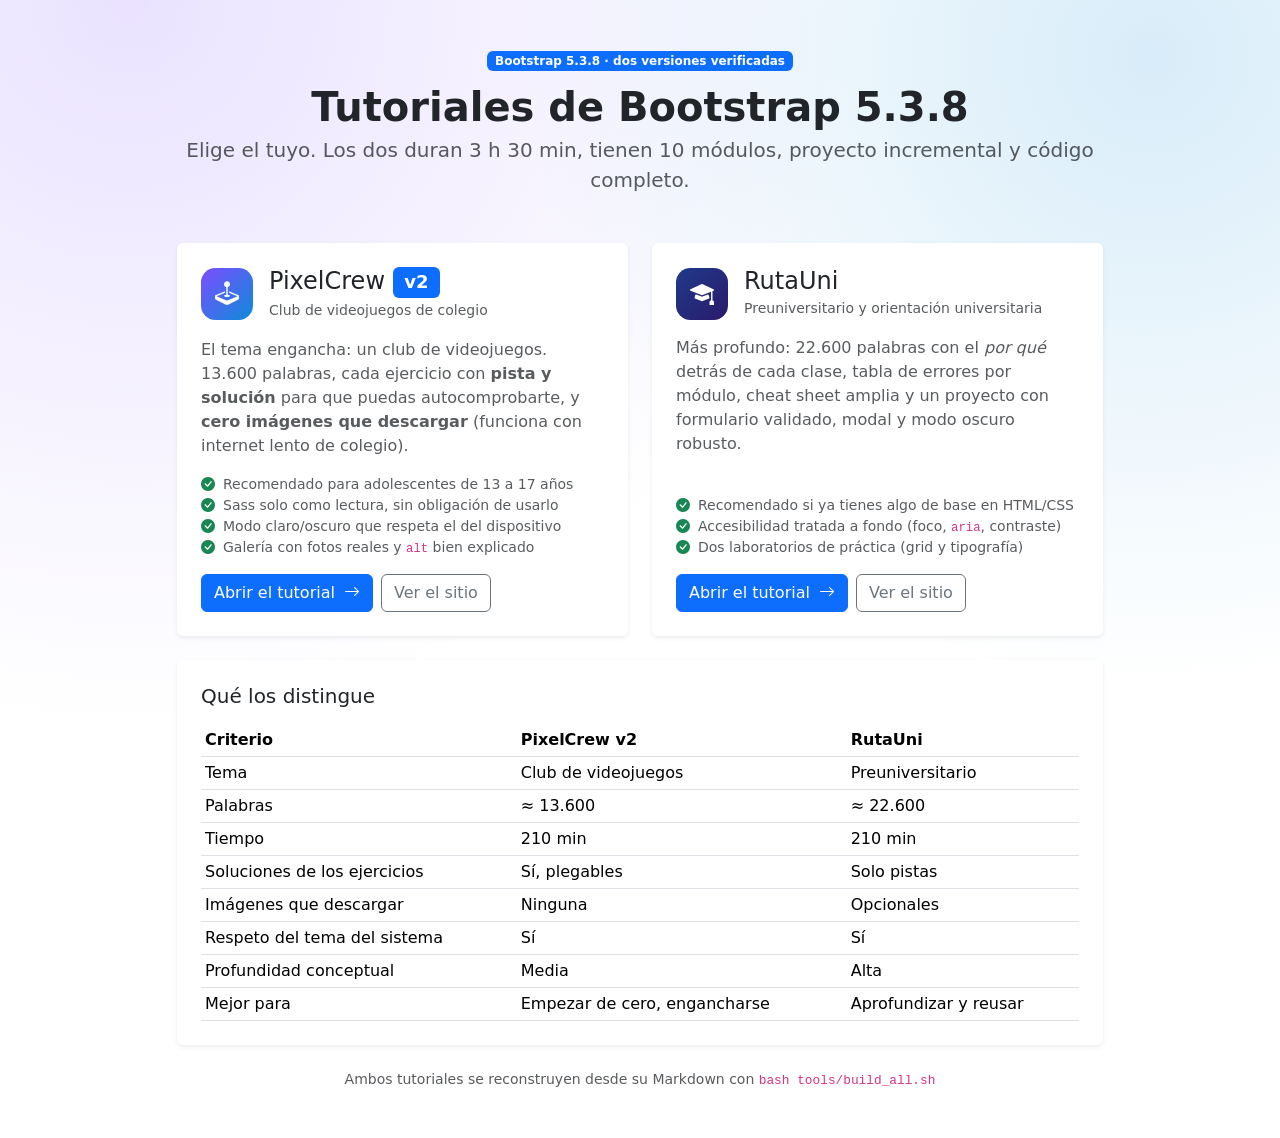
<file: tutorial/index.html>
<!DOCTYPE html>
<html lang="es" data-bs-theme="light">
<head>
<meta charset="UTF-8">
<meta name="viewport" content="width=device-width, initial-scale=1">
<title>Tutoriales de Bootstrap 5.3.8 · elige tu versión</title>
<meta name="description" content="Dos tutoriales en español de Bootstrap 5.3.8 con proyectos completos: PixelCrew (club de videojuegos) y RutaUni (preuniversitario).">
<meta name="theme-color" content="#7c4dff">
<link rel="icon" href="data:image/svg+xml,<svg xmlns=%22http://www.w3.org/2000/svg%22 viewBox=%220 0 100 100%22><text y=%22.9em%22 font-size=%2290%22>&#128640;</text></svg>">

<link rel="stylesheet" href="https://cdn.jsdelivr.net/npm/bootstrap@5.3.8/dist/css/bootstrap.min.css">
<link rel="stylesheet" href="https://cdn.jsdelivr.net/npm/bootstrap-icons@1.11.3/font/bootstrap-icons.min.css">
<style>
    body {
        background:
            radial-gradient(circle at 10% 0%, rgba(124, 77, 255, .16), transparent 45%),
            radial-gradient(circle at 90% 5%, rgba(13, 139, 217, .16), transparent 40%),
            var(--bs-body-bg);
        min-height: 100vh;
    }

    .tarjeta {
        height: 100%;
        transition: transform .2s ease, box-shadow .2s ease, border-color .2s ease;
    }

    .tarjeta:hover,
    .tarjeta:focus-within {
        transform: translateY(-4px);
        box-shadow: 0 1.25rem 2.5rem rgba(0, 0, 0, .14);
    }

    .insignia {
        display: grid;
        place-items: center;
        width: 3.25rem;
        height: 3.25rem;
        border-radius: .9rem;
        font-size: 1.5rem;
        color: #fff;
    }

    .recomendado {
        border: 2px solid var(--bs-primary);
    }

    .tabla-resumen td, .tabla-resumen th { vertical-align: middle; }
    code.ruta { font-size: .8rem; }
</style>
</head>
<body>

<main class="container py-5">

    <div class="row justify-content-center">
        <div class="col-12 col-lg-10">

            <header class="text-center mb-5">
                <span class="badge text-bg-primary mb-3">Bootstrap 5.3.8 · dos versiones verificadas</span>
                <h1 class="display-6 fw-bold lh-1">Tutoriales de Bootstrap 5.3.8</h1>
                <p class="lead text-body-secondary mb-0">
                    Elige el tuyo. Los dos duran 3 h 30 min, tienen 10 módulos, proyecto
                    incremental y código completo.
                </p>
            </header>

            <div class="row g-4">

                <div class="col-12 col-lg-6 d-flex">
                    <article class="card tarjeta shadow-sm border-0 recomendado">
                        <div class="card-body p-4 d-flex flex-column">
                            <div class="d-flex align-items-center gap-3 mb-3">
                                <span class="insignia" style="background:linear-gradient(135deg,#7c4dff,#0d8bd9)">
                                    <i class="bi bi-joystick"></i>
                                </span>
                                <div>
                                    <h2 class="h4 mb-0">PixelCrew <span class="badge text-bg-primary align-middle">v2</span></h2>
                                    <small class="text-body-secondary">Club de videojuegos de colegio</small>
                                </div>
                            </div>

                            <p class="text-body-secondary flex-grow-1">
                                El tema engancha: un club de videojuegos. 13.600 palabras, cada
                                ejercicio con <strong>pista y solución</strong> para que puedas
                                autocomprobarte, y <strong>cero imágenes que descargar</strong>
                                (funciona con internet lento de colegio).
                            </p>

                            <ul class="list-unstyled small text-body-secondary mb-3">
                                <li><i class="bi bi-check-circle-fill text-success me-2"></i>Recomendado para adolescentes de 13 a 17 años</li>
                                <li><i class="bi bi-check-circle-fill text-success me-2"></i>Sass solo como lectura, sin obligación de usarlo</li>
                                <li><i class="bi bi-check-circle-fill text-success me-2"></i>Modo claro/oscuro que respeta el del dispositivo</li>
                                <li><i class="bi bi-check-circle-fill text-success me-2"></i>Galería con fotos reales y <code>alt</code> bien explicado</li>
                            </ul>

                            <div class="d-flex flex-wrap gap-2 mt-auto">
                                <a href="pixelcrew/index.html" class="btn btn-primary">
                                    Abrir el tutorial <i class="bi bi-arrow-right ms-1"></i>
                                </a>
                                <a href="../pixelcrew/index.html" class="btn btn-outline-secondary">Ver el sitio</a>
                            </div>
                        </div>
                    </article>
                </div>

                <div class="col-12 col-lg-6 d-flex">
                    <article class="card tarjeta shadow-sm border-0">
                        <div class="card-body p-4 d-flex flex-column">
                            <div class="d-flex align-items-center gap-3 mb-3">
                                <span class="insignia" style="background:linear-gradient(135deg,#1f3a8a,#2b1a6b)">
                                    <i class="bi bi-mortarboard-fill"></i>
                                </span>
                                <div>
                                    <h2 class="h4 mb-0">RutaUni</h2>
                                    <small class="text-body-secondary">Preuniversitario y orientación universitaria</small>
                                </div>
                            </div>

                            <p class="text-body-secondary flex-grow-1">
                                Más profundo: 22.600 palabras con el <em>por qué</em> detrás de cada
                                clase, tabla de errores por módulo, cheat sheet amplia y un
                                proyecto con formulario validado, modal y modo oscuro robusto.
                            </p>

                            <ul class="list-unstyled small text-body-secondary mb-3">
                                <li><i class="bi bi-check-circle-fill text-success me-2"></i>Recomendado si ya tienes algo de base en HTML/CSS</li>
                                <li><i class="bi bi-check-circle-fill text-success me-2"></i>Accesibilidad tratada a fondo (foco, <code>aria</code>, contraste)</li>
                                <li><i class="bi bi-check-circle-fill text-success me-2"></i>Dos laboratorios de práctica (grid y tipografía)</li>
                            </ul>

                            <div class="d-flex flex-wrap gap-2 mt-auto">
                                <a href="rutauni/index.html" class="btn btn-primary">
                                    Abrir el tutorial <i class="bi bi-arrow-right ms-1"></i>
                                </a>
                                <a href="../rutouni/index.html" class="btn btn-outline-secondary">Ver el sitio</a>
                            </div>
                        </div>
                    </article>
                </div>

            </div>

            <div class="card shadow-sm border-0 mt-4">
                <div class="card-body p-4">
                    <h2 class="h5 mb-3">Qué los distingue</h2>
                    <div class="table-responsive">
                        <table class="table table-sm tabla-resumen align-middle mb-0">
                            <thead>
                                <tr>
                                    <th scope="col">Criterio</th>
                                    <th scope="col">PixelCrew v2</th>
                                    <th scope="col">RutaUni</th>
                                </tr>
                            </thead>
                            <tbody>
                                <tr><td>Tema</td><td>Club de videojuegos</td><td>Preuniversitario</td></tr>
                                <tr><td>Palabras</td><td>≈ 13.600</td><td>≈ 22.600</td></tr>
                                <tr><td>Tiempo</td><td>210 min</td><td>210 min</td></tr>
                                <tr><td>Soluciones de los ejercicios</td><td>Sí, plegables</td><td>Solo pistas</td></tr>
                                <tr><td>Imágenes que descargar</td><td>Ninguna</td><td>Opcionales</td></tr>
                                <tr><td>Respeto del tema del sistema</td><td>Sí</td><td>Sí</td></tr>
                                <tr><td>Profundidad conceptual</td><td>Media</td><td>Alta</td></tr>
                                <tr><td>Mejor para</td><td>Empezar de cero, engancharse</td><td>Aprofundizar y reusar</td></tr>
                            </tbody>
                        </table>
                    </div>
                </div>
            </div>

            <p class="text-center text-body-secondary small mt-4 mb-0">
                Ambos tutoriales se reconstruyen desde su Markdown con
                <code class="ruta">bash tools/build_all.sh</code>
            </p>

        </div>
    </div>

</main>

</body>
</html>
</file>
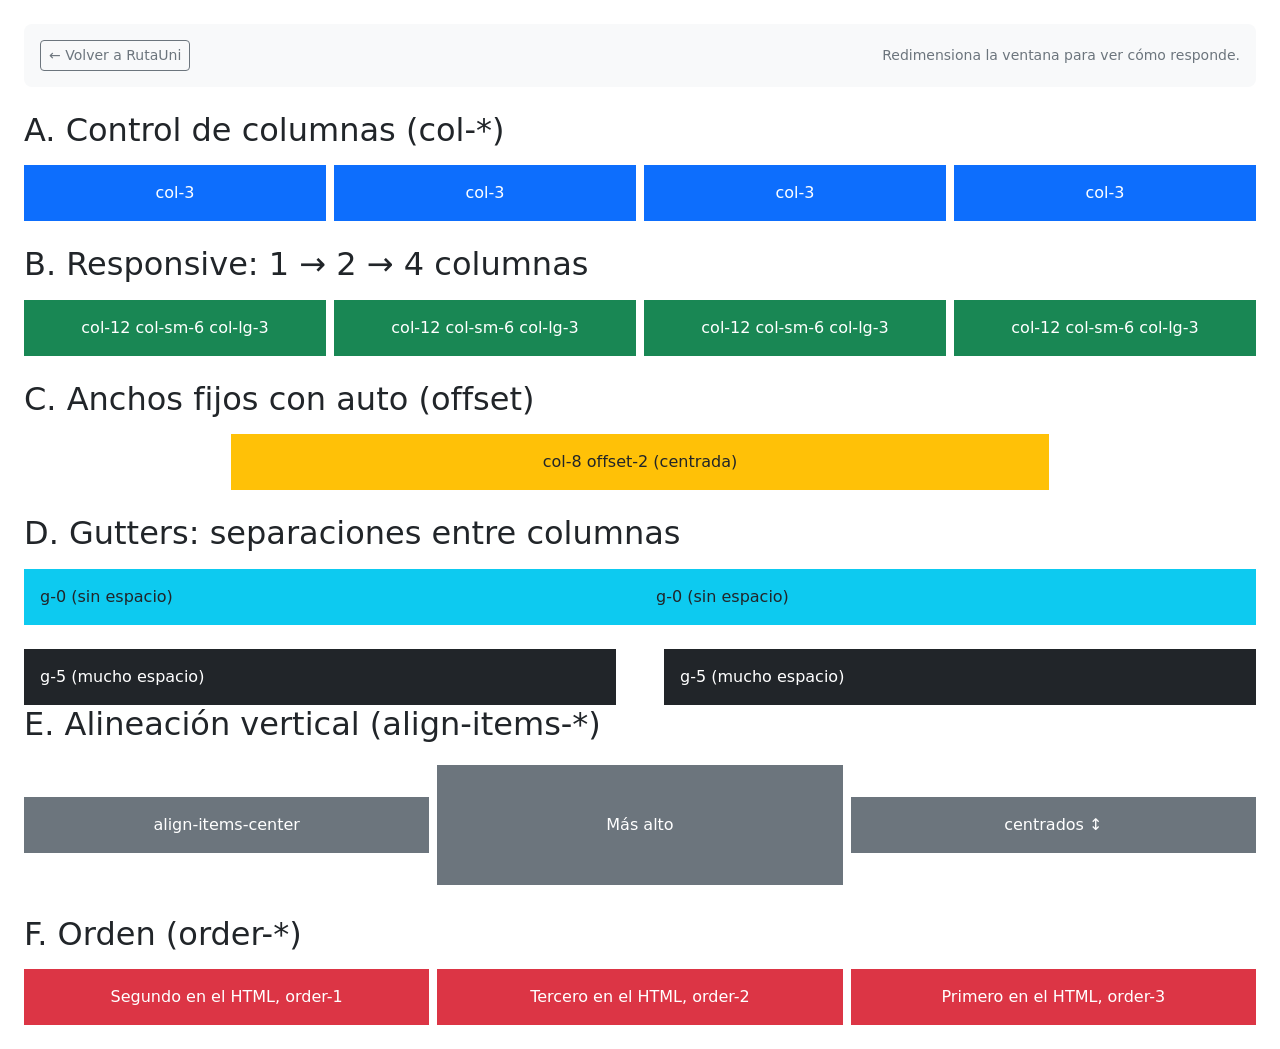
<file: rutouni/pruebas-grid.html>
<!DOCTYPE html>
<html lang="es">
<head>
    <meta charset="UTF-8">
    <meta name="viewport" content="width=device-width, initial-scale=1">
    <title>Pruebas de grid</title>
    <link rel="icon" href="data:image/svg+xml,<svg xmlns=%22http://www.w3.org/2000/svg%22 viewBox=%220 0 100 100%22><text y=%22.9em%22 font-size=%2290%22>&#128164;</text></svg>">
    <link rel="stylesheet" href="https://cdn.jsdelivr.net/npm/bootstrap@5.3.8/dist/css/bootstrap.min.css">
    <link rel="stylesheet" href="css/estilos.css">
</head>
<body class="p-4">
    <div class="d-flex flex-wrap justify-content-between align-items-center gap-2 mb-4 p-3 bg-body-tertiary rounded-3">
        <p class="mb-0"><a href="index.html" class="btn btn-sm btn-outline-secondary">&larr; Volver a RutaUni</a></p>
        <p class="mb-0 text-secondary small">Redimensiona la ventana para ver c&oacute;mo responde.</p>
    </div>


    <h2 class="mb-3">A. Control de columnas (col-*)</h2>
    <div class="row g-2 mb-4">
        <div class="col-3"><div class="bg-primary text-white text-center p-3">col-3</div></div>
        <div class="col-3"><div class="bg-primary text-white text-center p-3">col-3</div></div>
        <div class="col-3"><div class="bg-primary text-white text-center p-3">col-3</div></div>
        <div class="col-3"><div class="bg-primary text-white text-center p-3">col-3</div></div>
    </div>

    <h2 class="mb-3">B. Responsive: 1 → 2 → 4 columnas</h2>
    <div class="row g-2 mb-4">
        <div class="col-12 col-sm-6 col-lg-3">
            <div class="bg-success text-white text-center p-3">col-12 col-sm-6 col-lg-3</div>
        </div>
        <div class="col-12 col-sm-6 col-lg-3">
            <div class="bg-success text-white text-center p-3">col-12 col-sm-6 col-lg-3</div>
        </div>
        <div class="col-12 col-sm-6 col-lg-3">
            <div class="bg-success text-white text-center p-3">col-12 col-sm-6 col-lg-3</div>
        </div>
        <div class="col-12 col-sm-6 col-lg-3">
            <div class="bg-success text-white text-center p-3">col-12 col-sm-6 col-lg-3</div>
        </div>
    </div>

    <h2 class="mb-3">C. Anchos fijos con auto (offset)</h2>
    <div class="row g-2 mb-4">
        <div class="col-8 offset-2">
            <div class="bg-warning text-dark text-center p-3">col-8 offset-2 (centrada)</div>
        </div>
    </div>

    <h2 class="mb-3">D. Gutters: separaciones entre columnas</h2>
    <div class="row g-0 mb-4">
        <div class="col-6"><div class="bg-info p-3">g-0 (sin espacio)</div></div>
        <div class="col-6"><div class="bg-info p-3">g-0 (sin espacio)</div></div>
    </div>
    <div class="row g-5">
        <div class="col-6"><div class="bg-dark text-white p-3">g-5 (mucho espacio)</div></div>
        <div class="col-6"><div class="bg-dark text-white p-3">g-5 (mucho espacio)</div></div>
    </div>

    <h2 class="mb-3">E. Alineación vertical (align-items-*)</h2>
    <div class="row align-items-center g-2 mb-4" style="min-height: 140px;">
        <div class="col-4"><div class="bg-secondary text-white text-center p-3">align-items-center</div></div>
        <div class="col-4"><div class="bg-secondary text-white text-center p-5">Más alto</div></div>
        <div class="col-4"><div class="bg-secondary text-white text-center p-3">centrados ↕</div></div>
    </div>

    <h2 class="mb-3">F. Orden (order-*)</h2>
    <div class="row g-2">
        <div class="col-4 order-3"><div class="bg-danger text-white text-center p-3">Primero en el HTML, order-3</div></div>
        <div class="col-4 order-1"><div class="bg-danger text-white text-center p-3">Segundo en el HTML, order-1</div></div>
        <div class="col-4 order-2"><div class="bg-danger text-white text-center p-3">Tercero en el HTML, order-2</div></div>
    </div>

</body>
</html>
</file>
<file: pixelcrew/css/style.css>
/* ===== 1. Variables: personalizamos Bootstrap sin tocar sus archivos ===== */
:root {
  --pc-accent: #7c4dff;

  /* Variables de Bootstrap que sobrescribimos */
  --bs-primary: #7c4dff;
  --bs-primary-rgb: 124, 77, 255;
  --bs-primary-text-emphasis: #4a22b8;
  --bs-primary-bg-subtle: #e9e0ff;
  --bs-primary-border-subtle: #cbb8ff;
  --bs-border-radius: 0.75rem;
}

/* Este bloque va DESPUÉS de :root para ganar en modo oscuro */
[data-bs-theme="dark"] {
  --bs-body-bg: #0e0f1f;
  --bs-body-bg-rgb: 14, 15, 31;
  --bs-tertiary-bg: #161833;
  --bs-tertiary-bg-rgb: 22, 24, 51;
  --bs-primary-text-emphasis: #b8a0ff;
  --bs-primary-bg-subtle: #241a4d;
  --bs-primary-border-subtle: #4a2fa8;
}

/* Los componentes de Bootstrap guardan sus colores en variables LOCALES.
   Las cambiamos para que los botones también usen nuestro morado. */
.btn-primary {
  --bs-btn-bg: var(--pc-accent);
  --bs-btn-border-color: var(--pc-accent);
  --bs-btn-hover-bg: #6a3de8;
  --bs-btn-hover-border-color: #6a3de8;
  --bs-btn-active-bg: #5a30d0;
  --bs-btn-active-border-color: #5a30d0;
  --bs-btn-disabled-bg: var(--pc-accent);
  --bs-btn-disabled-border-color: var(--pc-accent);
  --bs-btn-focus-shadow-rgb: 124, 77, 255;
}

.btn-outline-primary {
  --bs-btn-color: var(--bs-primary-text-emphasis);
  --bs-btn-border-color: var(--pc-accent);
  --bs-btn-hover-color: #fff;
  --bs-btn-hover-bg: var(--pc-accent);
  --bs-btn-hover-border-color: var(--pc-accent);
  --bs-btn-active-color: #fff;
  --bs-btn-active-bg: #5a30d0;
  --bs-btn-active-border-color: #5a30d0;
  --bs-btn-focus-shadow-rgb: 124, 77, 255;
}

.card {
  --bs-card-bg: var(--bs-tertiary-bg);
}

/* ===== 2. Ajustes generales ===== */
@media (prefers-reduced-motion: no-preference) {
  html { scroll-behavior: smooth; }
}

/* Evita que la navbar fija tape los títulos al navegar por el menú */
section[id] { scroll-margin-top: 4.5rem; }

/* Un texto muy largo (un correo, una URL) puede empujar la página y crear
   scroll horizontal en celular. `overflow-wrap: anywhere` lo parte.
   Ojo: `anywhere`, no `break-word`, porque es el único que además reduce el
   ancho mínimo de las celdas de un grid. */
body {
  overflow-wrap: anywhere;
}

/* ===== 3. Hero ===== */
.hero {
  background:
    radial-gradient(circle at 15% 20%, rgba(124, 77, 255, 0.25), transparent 45%),
    radial-gradient(circle at 85% 80%, rgba(13, 139, 217, 0.18), transparent 45%);
}

.text-gradient {
  background: linear-gradient(90deg, #7c4dff, #0d8bd9);
  -webkit-background-clip: text;
  background-clip: text;
  color: transparent;
}

.hero-card {
  background: linear-gradient(135deg, #7c4dff, #0d8bd9);
}

/* ===== 4. Tarjetas ===== */
.card-hover {
  transition: transform 0.2s ease, box-shadow 0.2s ease;
}

.card-hover:hover {
  transform: translateY(-6px);
  box-shadow: 0 0.75rem 1.5rem rgba(0, 0, 0, 0.25) !important;
}

@media (prefers-reduced-motion: reduce) {
  .card-hover { transition: none; }
  .card-hover:hover { transform: none; }
}

/* ===== 5. Carrusel de la comunidad ===== */
.testimonio {
  min-height: 280px;
  background: linear-gradient(135deg, #4b2bb5, #0b6fa8);
}

/* En modo oscuro Bootstrap pone controles negros en los carruseles.
   Como nuestras diapositivas son oscuras en ambos modos, los forzamos a blanco. */
.carousel {
  --bs-carousel-indicator-active-bg: #fff;
  --bs-carousel-caption-color: #fff;
  --bs-carousel-control-icon-filter: none;
}
</file>
<file: rutouni/css/estilos.css>
/* ============================================================
   RutaUni · Estilos personalizados
   Se carga DESPUÉS de Bootstrap, por eso gana en los empates
   ============================================================ */

/* ---------- 1. Identidad de color ---------- */
:root {
    --rutuni-azul: #1f3a8a;
    --rutuni-lima: #a3e635;
    --rutuni-naranja: #f97316;

    --bs-primary: var(--rutuni-azul);
    --bs-link-color: var(--rutuni-azul);
    --bs-link-hover-color: #16306f;

    --bs-body-font-family: system-ui, -apple-system, "Segoe UI", Roboto,
                            "Helvetica Neue", Arial, sans-serif;
}

/* ---------- 2. Detalles propios ---------- */

/* En móvil los textos largos (correos, URLs) se parten antes de provocar un
   desplazamiento horizontal de toda la página. Ojo: `anywhere`, no
   `break-word`, porque es el único que reduce también el ancho mínimo de las
   celdas de una rejilla. */
body {
    overflow-wrap: anywhere;
    word-break: break-word;
}

.rounded-4 {
    border-radius: 1.25rem !important;
}

.hero-degradado {
    background-image:
        radial-gradient(circle at 15% 20%, rgba(163, 230, 53, .25), transparent 45%),
        radial-gradient(circle at 85% 10%, rgba(249, 115, 22, .30), transparent 40%),
        linear-gradient(135deg, var(--rutuni-azul) 0%, #2b1a6b 100%);
}

.tarjeta-programa {
    border-top: 4px solid var(--rutuni-azul);
    transition: transform .2s ease, box-shadow .2s ease;
}

.tarjeta-programa:hover,
.tarjeta-programa:focus-within {
    transform: translateY(-4px);
    box-shadow: 0 1rem 1.5rem rgba(0, 0, 0, .12);
}

.footer-borde {
    border-top: 4px solid transparent;
    border-image: linear-gradient(90deg, var(--rutuni-lima), var(--rutuni-naranja), var(--rutuni-azul)) 1;
}

/* ---------- 3. Modo oscuro ---------- */
[data-bs-theme="dark"] {
    --rutuni-azul: #93c5fd;
    --rutuni-lima: #bef264;
    --rutuni-naranja: #fdba74;

    --bs-link-color: #93c5fd;
    --bs-link-hover-color: #bfdbfe;
}

[data-bs-theme="dark"] .hero-degradado {
    background-image:
        radial-gradient(circle at 15% 20%, rgba(163, 230, 53, .15), transparent 45%),
        radial-gradient(circle at 85% 10%, rgba(249, 115, 22, .18), transparent 40%),
        linear-gradient(135deg, #101a3d 0%, #1a1030 100%);
}

@media (prefers-color-scheme: dark) {
    :root:not([data-bs-theme="light"]) {
        color-scheme: dark;
    }
}

/* ---------- 4. Navegación suave entre anclas ---------- */
html {
    scroll-behavior: smooth;
    scroll-padding-top: 5rem;
}

@media (prefers-reduced-motion: reduce) {
    html {
        scroll-behavior: auto;
    }
}

/* ---------- 5. Impresión ---------- */
@media print {
    .navbar,
    footer,
    .btn {
        display: none !important;
    }

    body {
        background: #fff;
        color: #000;
    }
}
</file>
